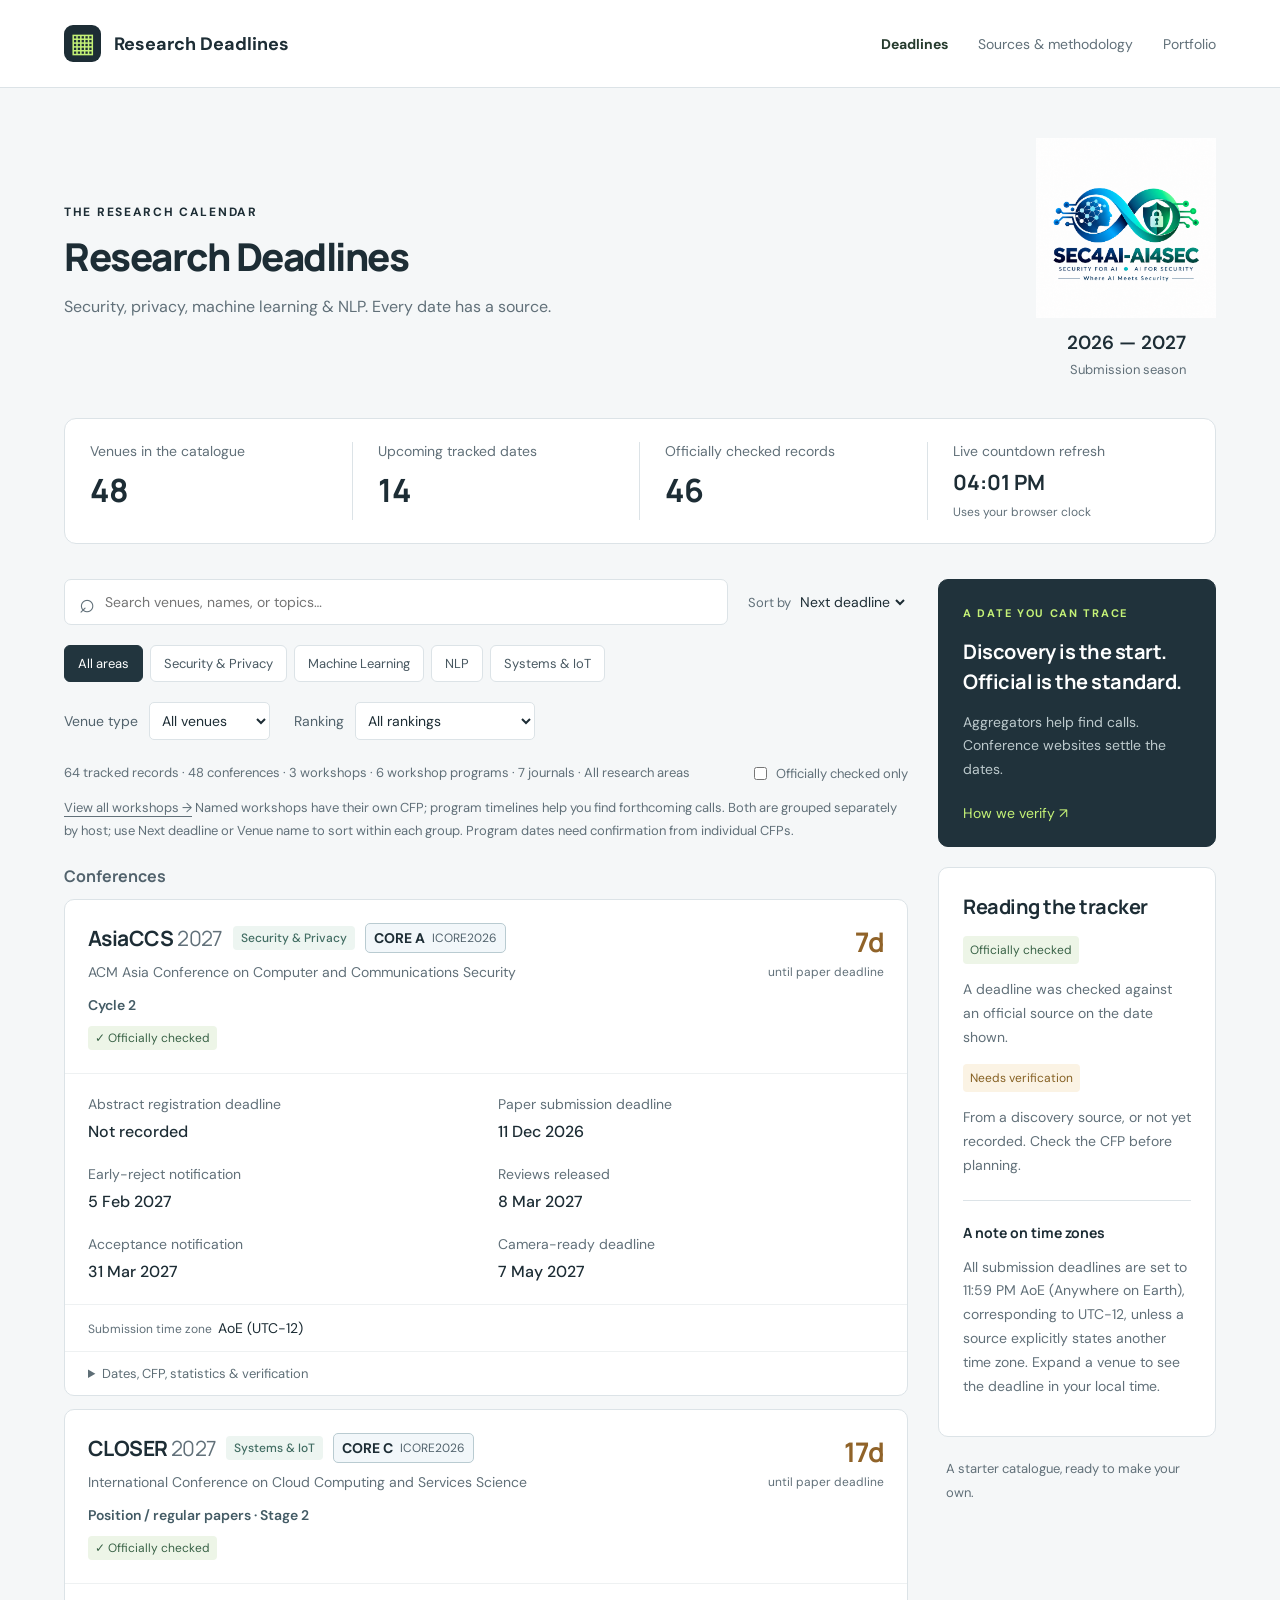
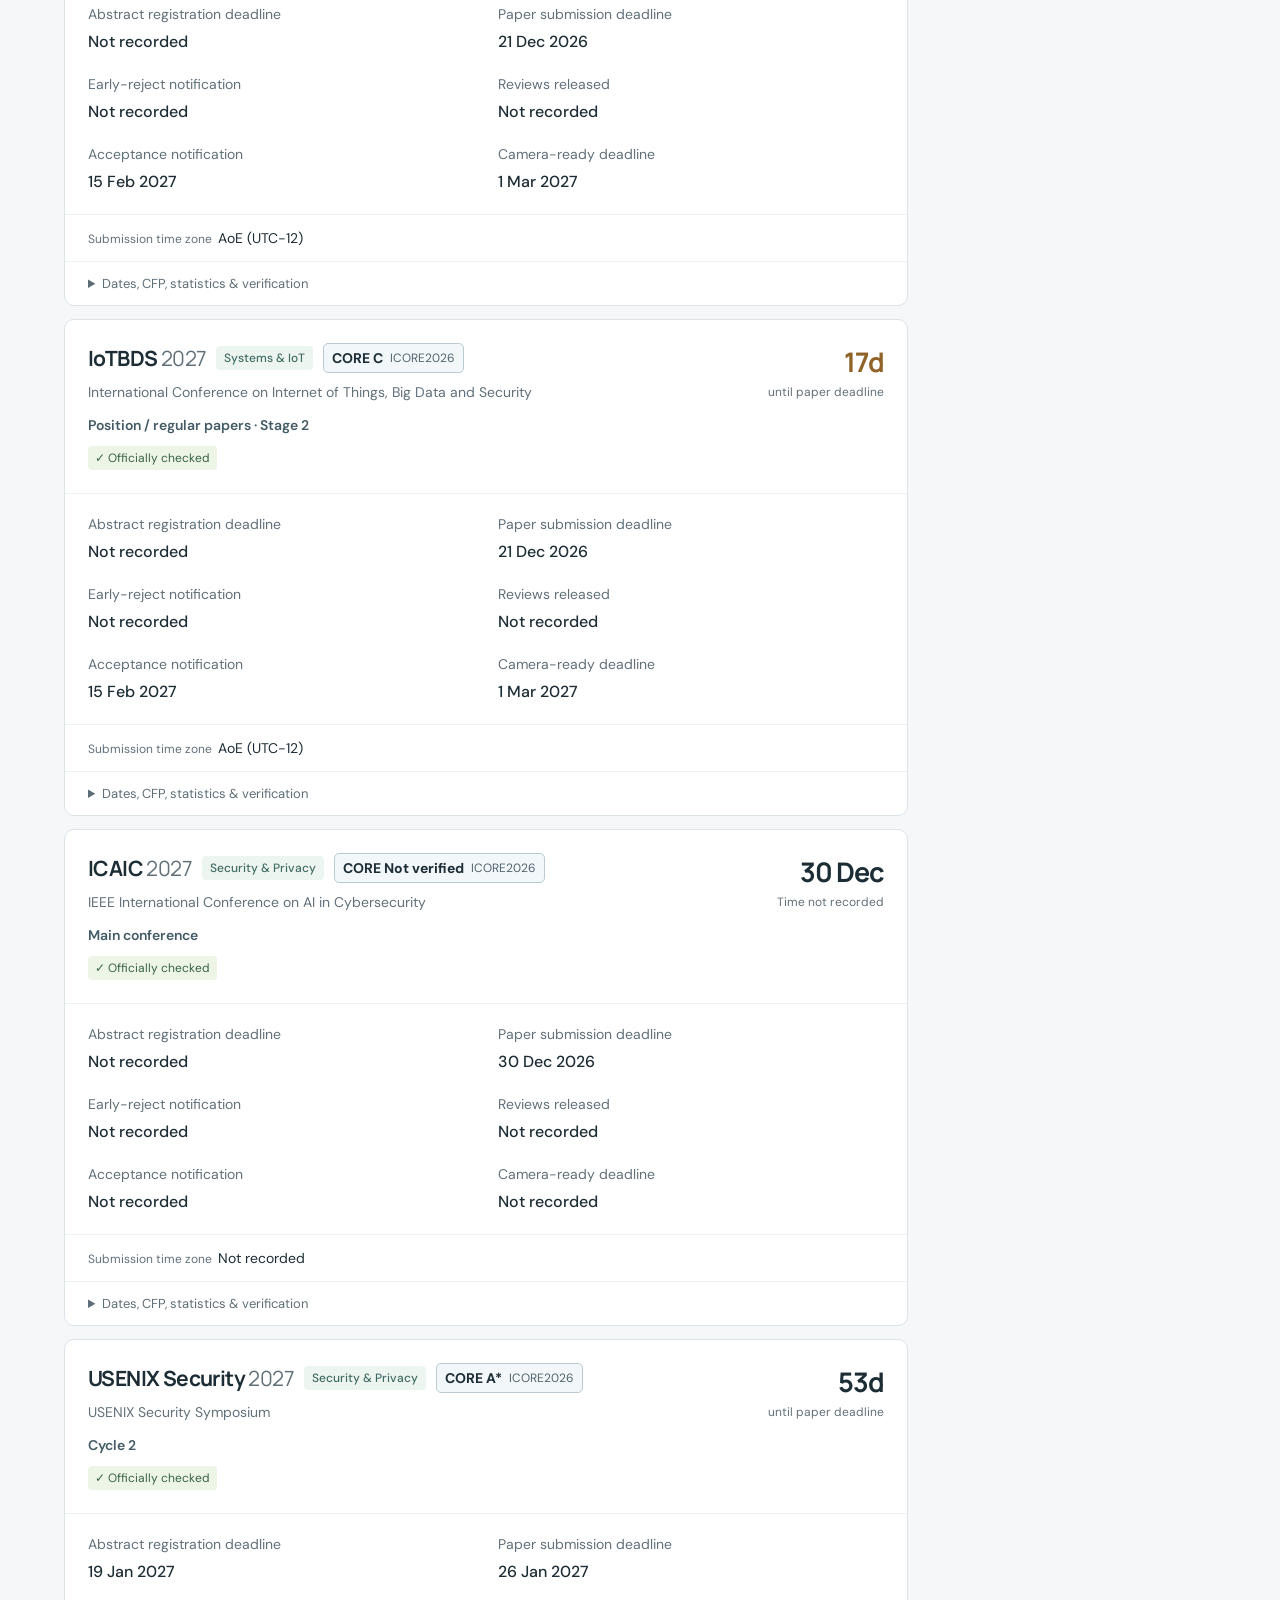
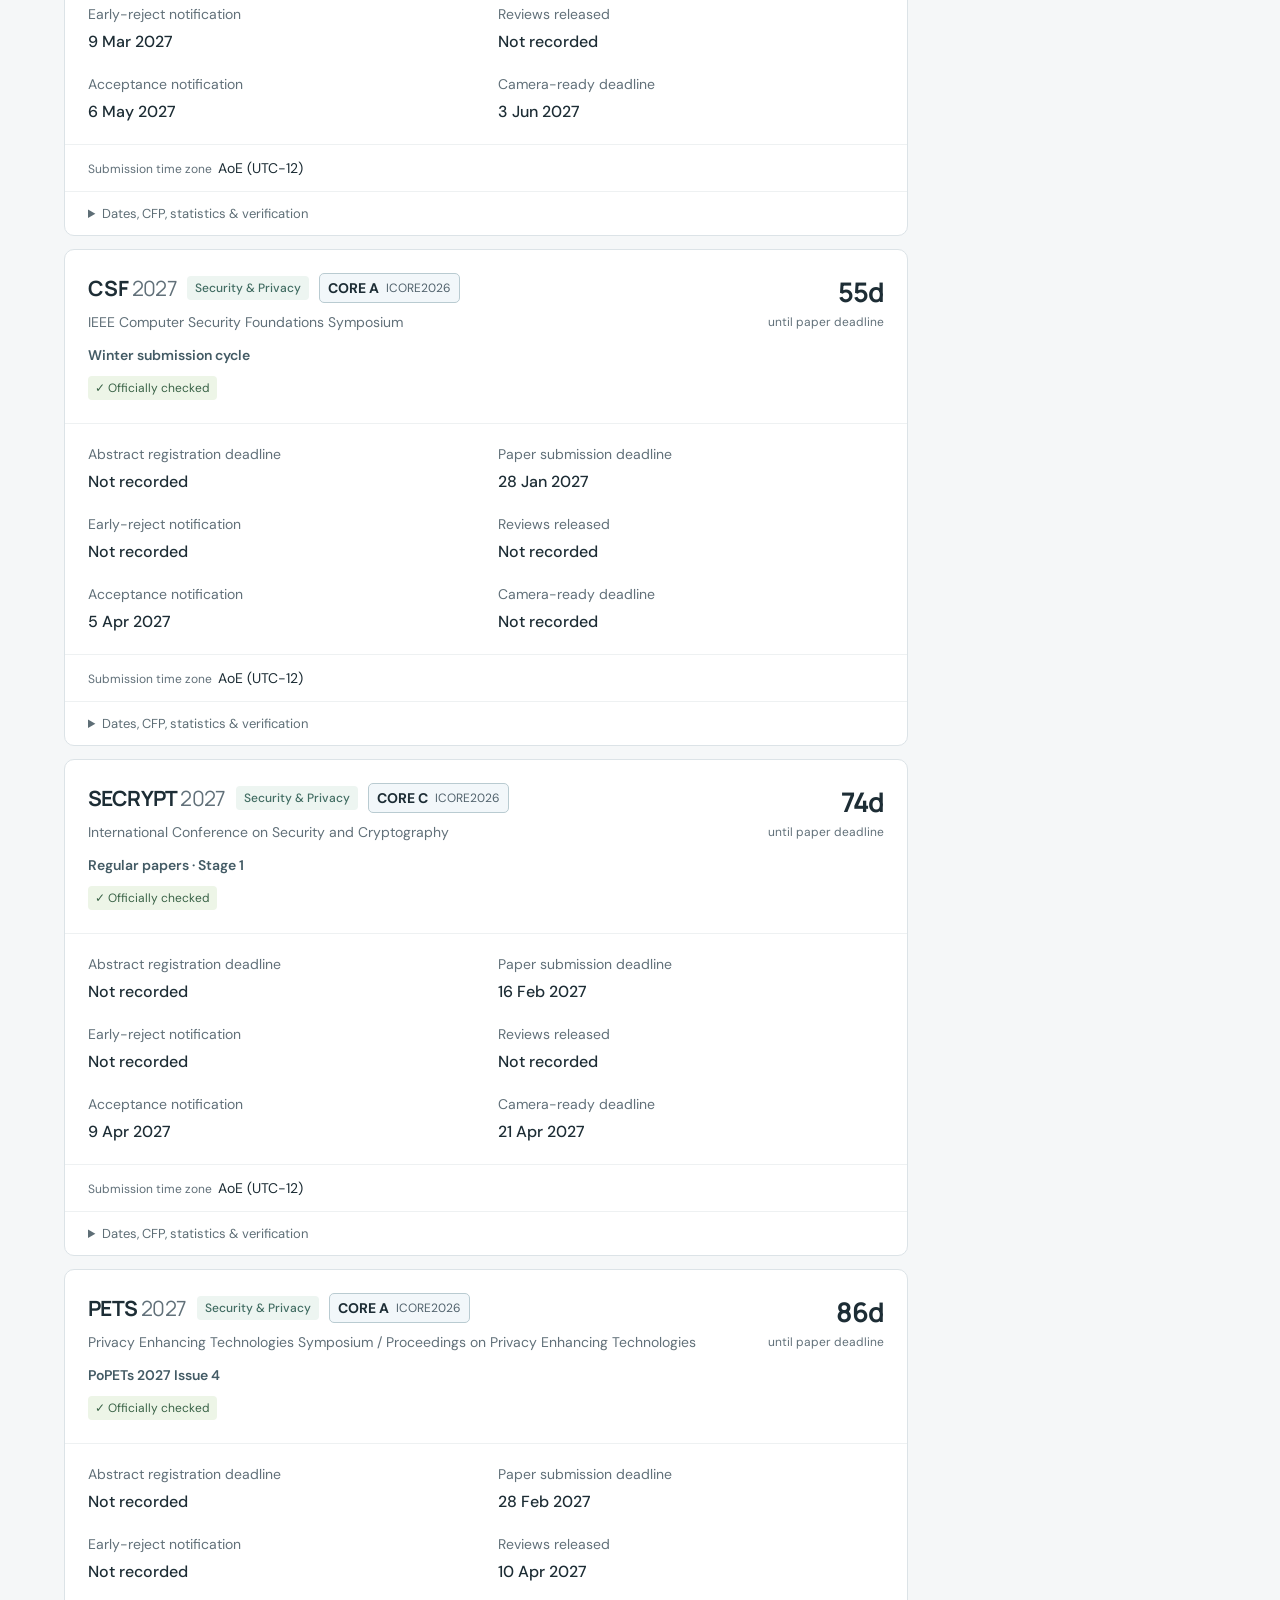
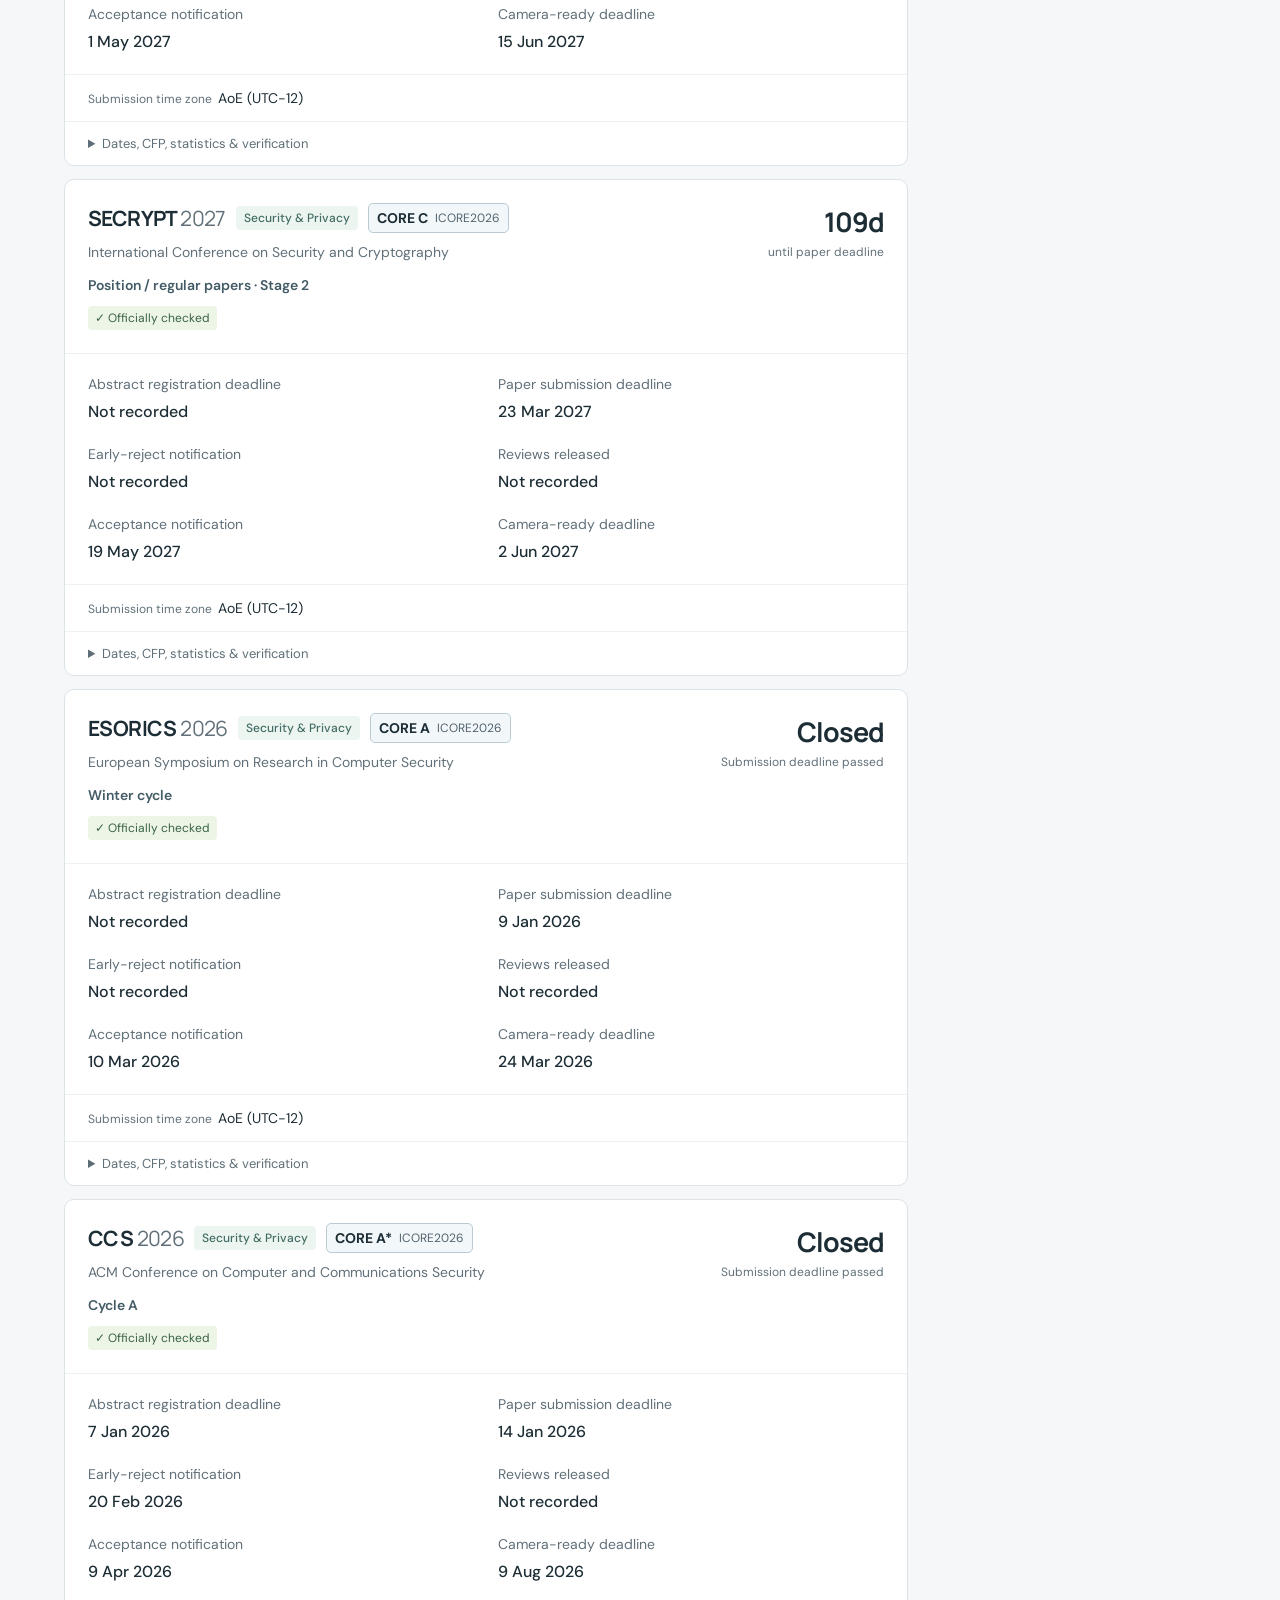
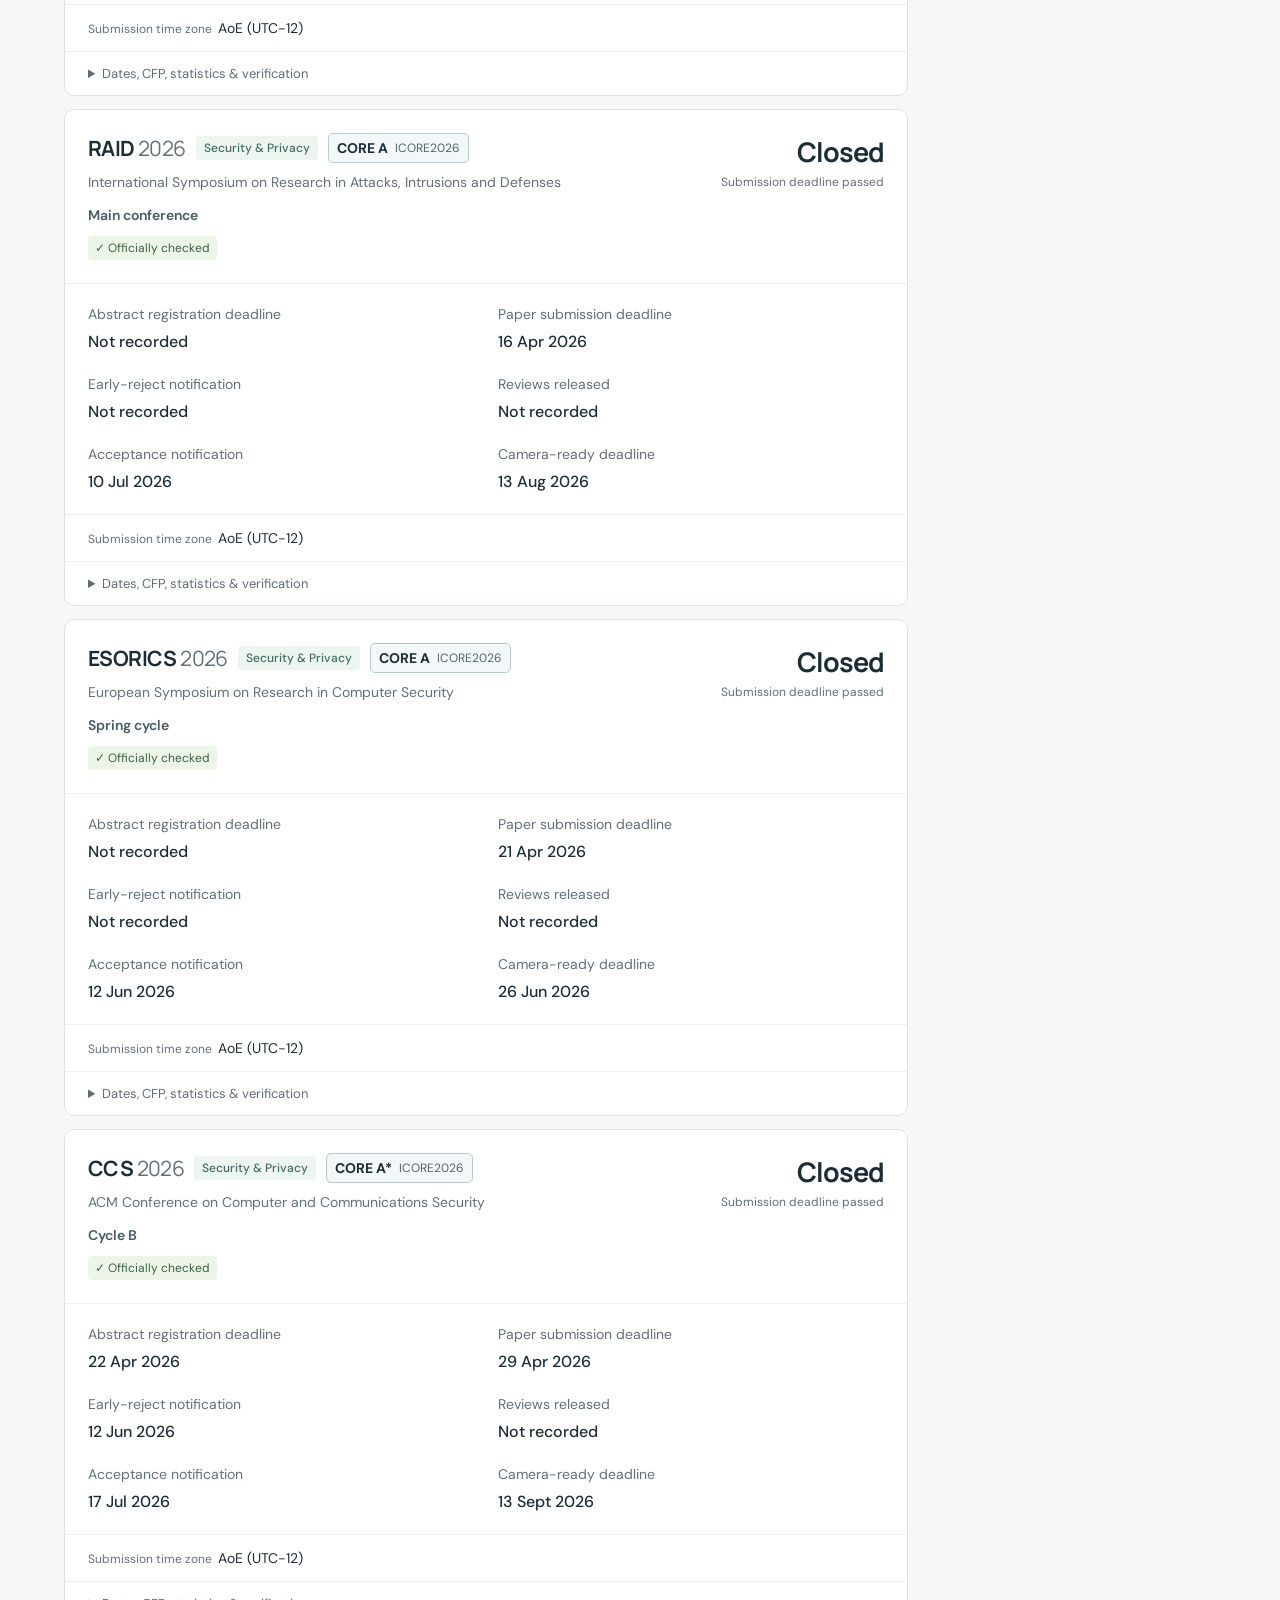
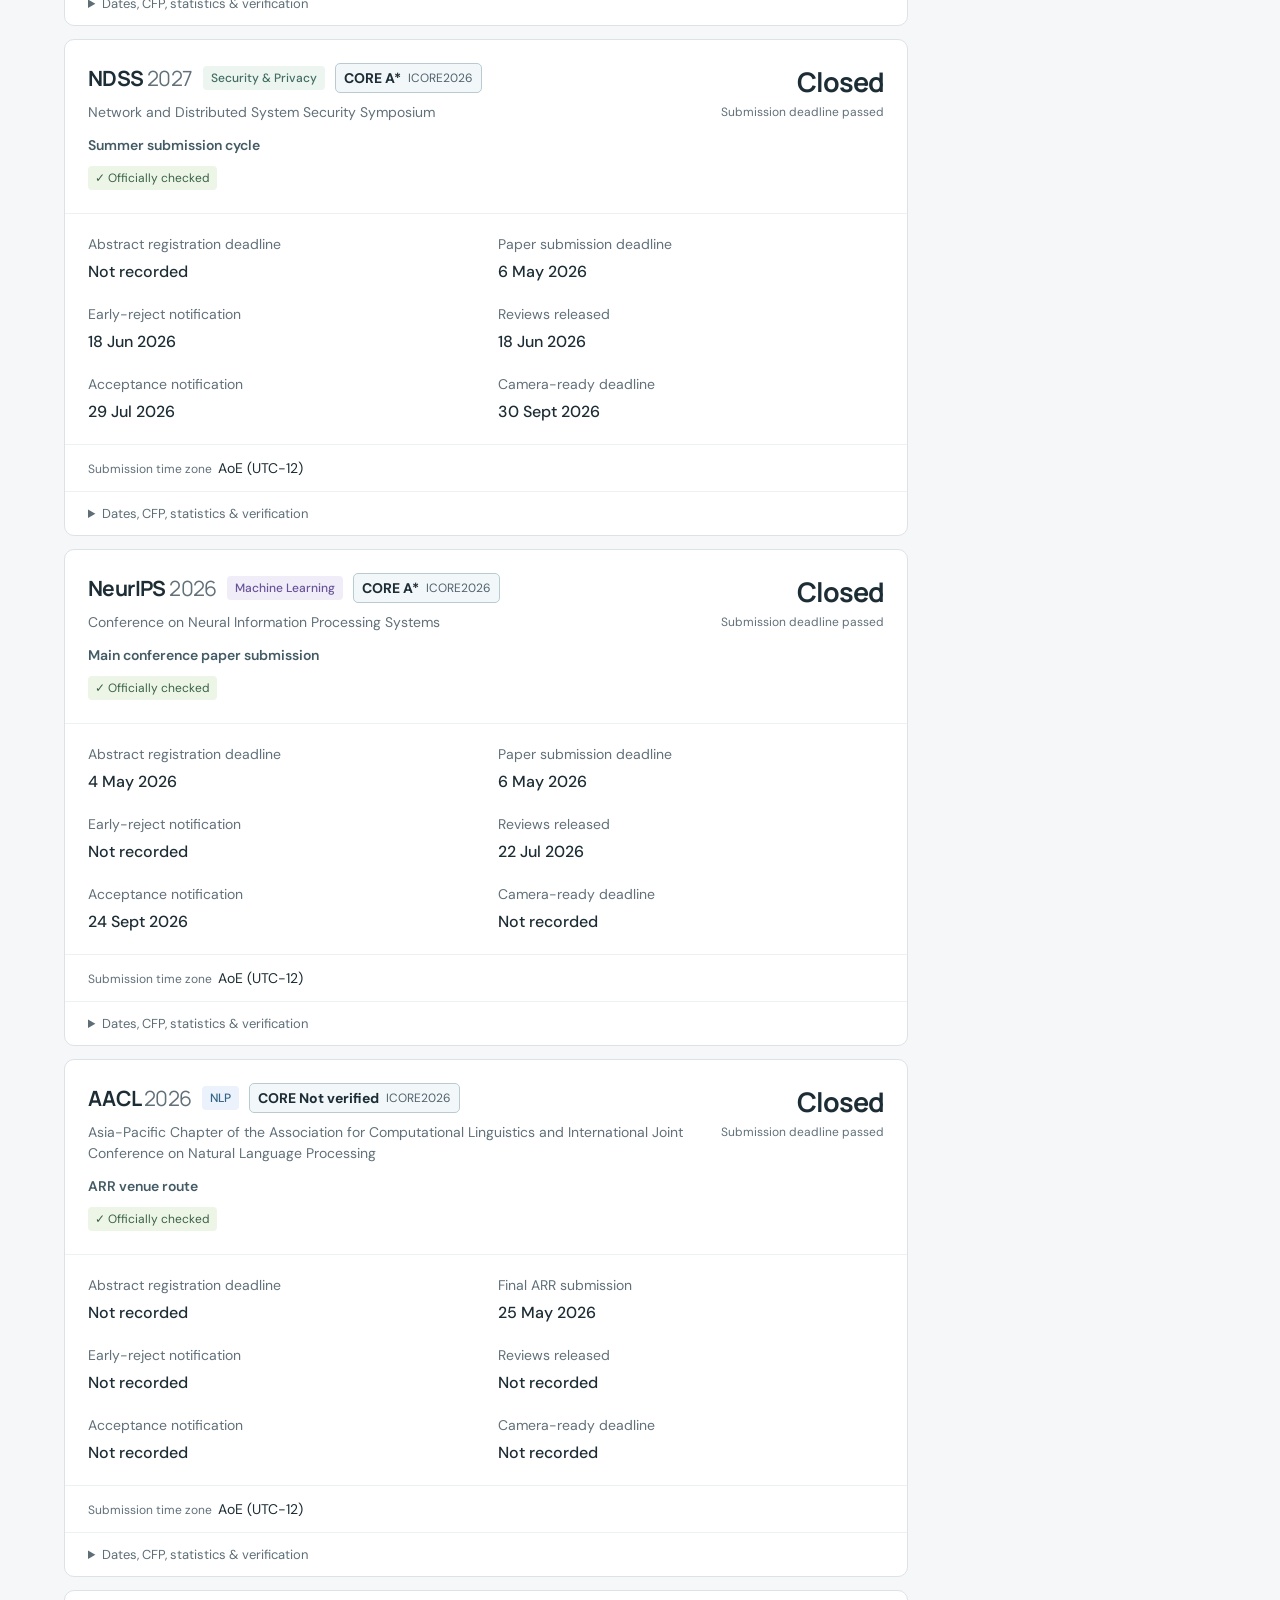
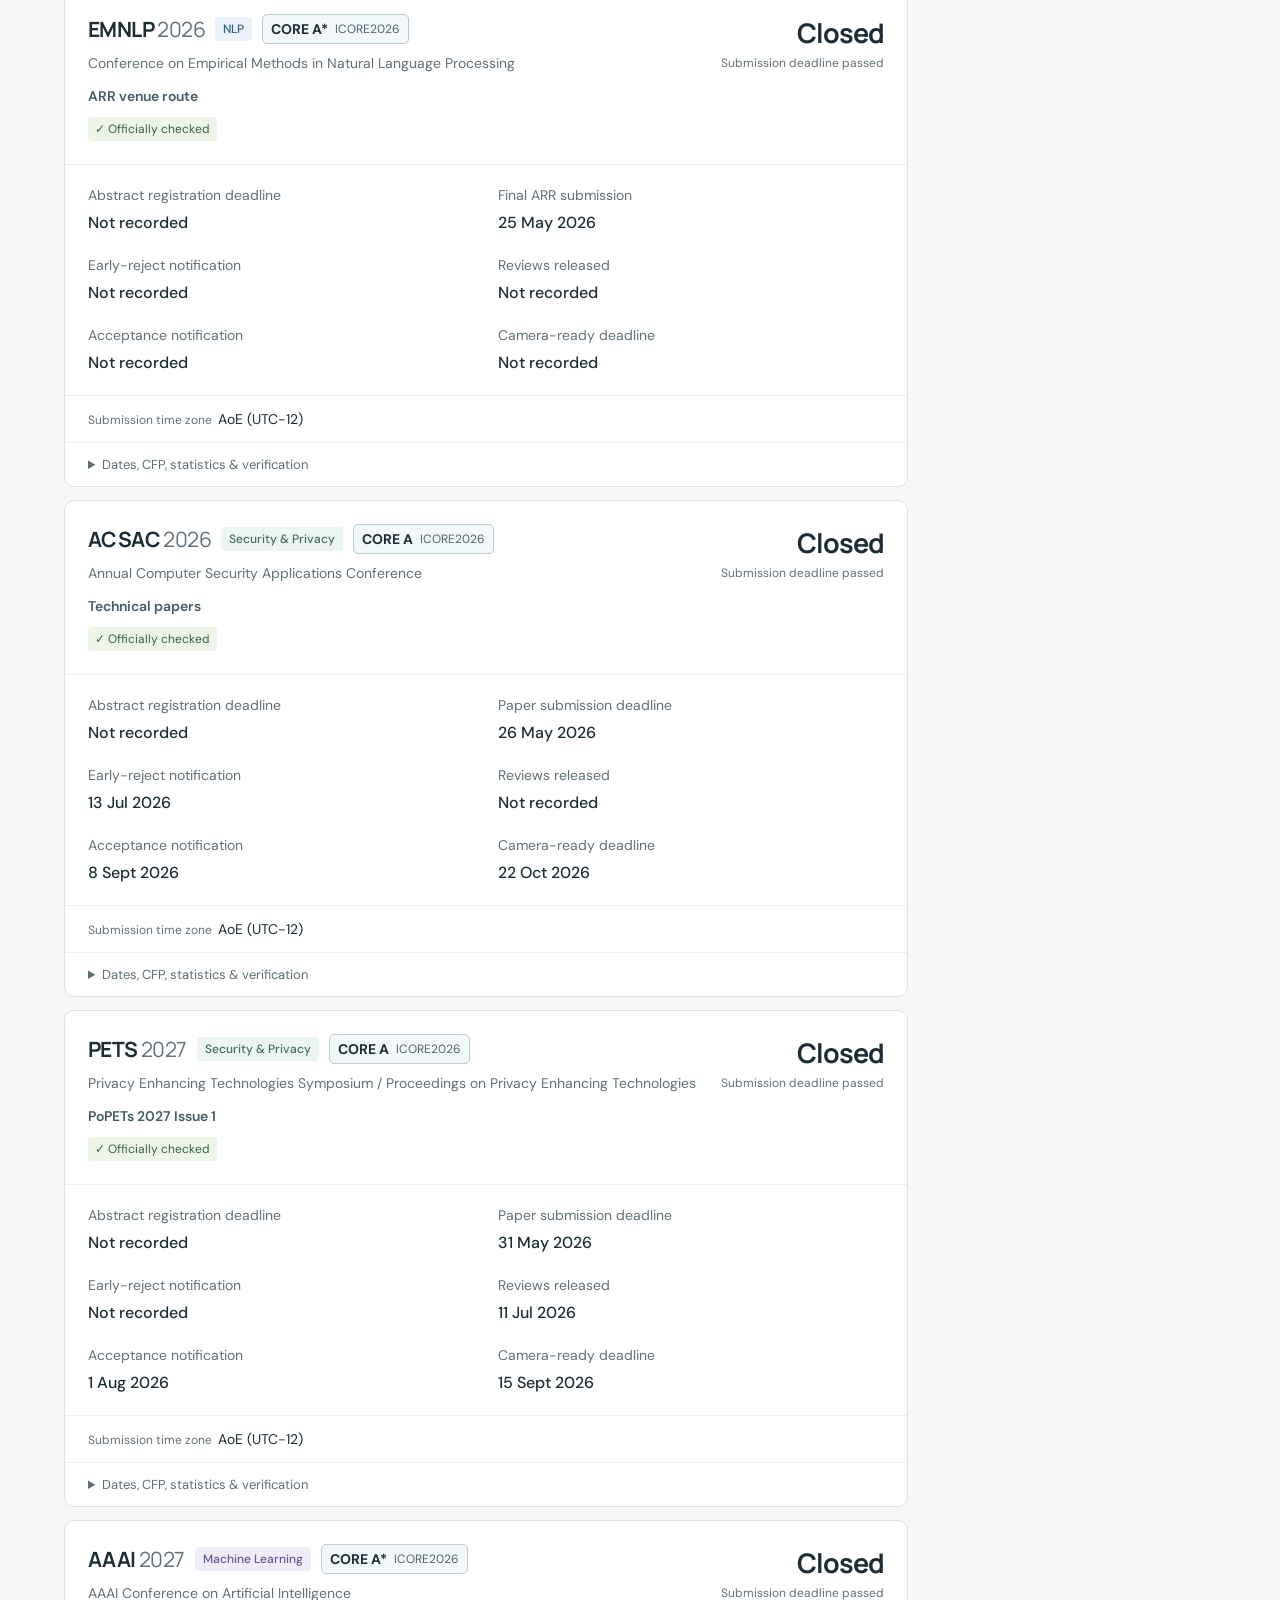
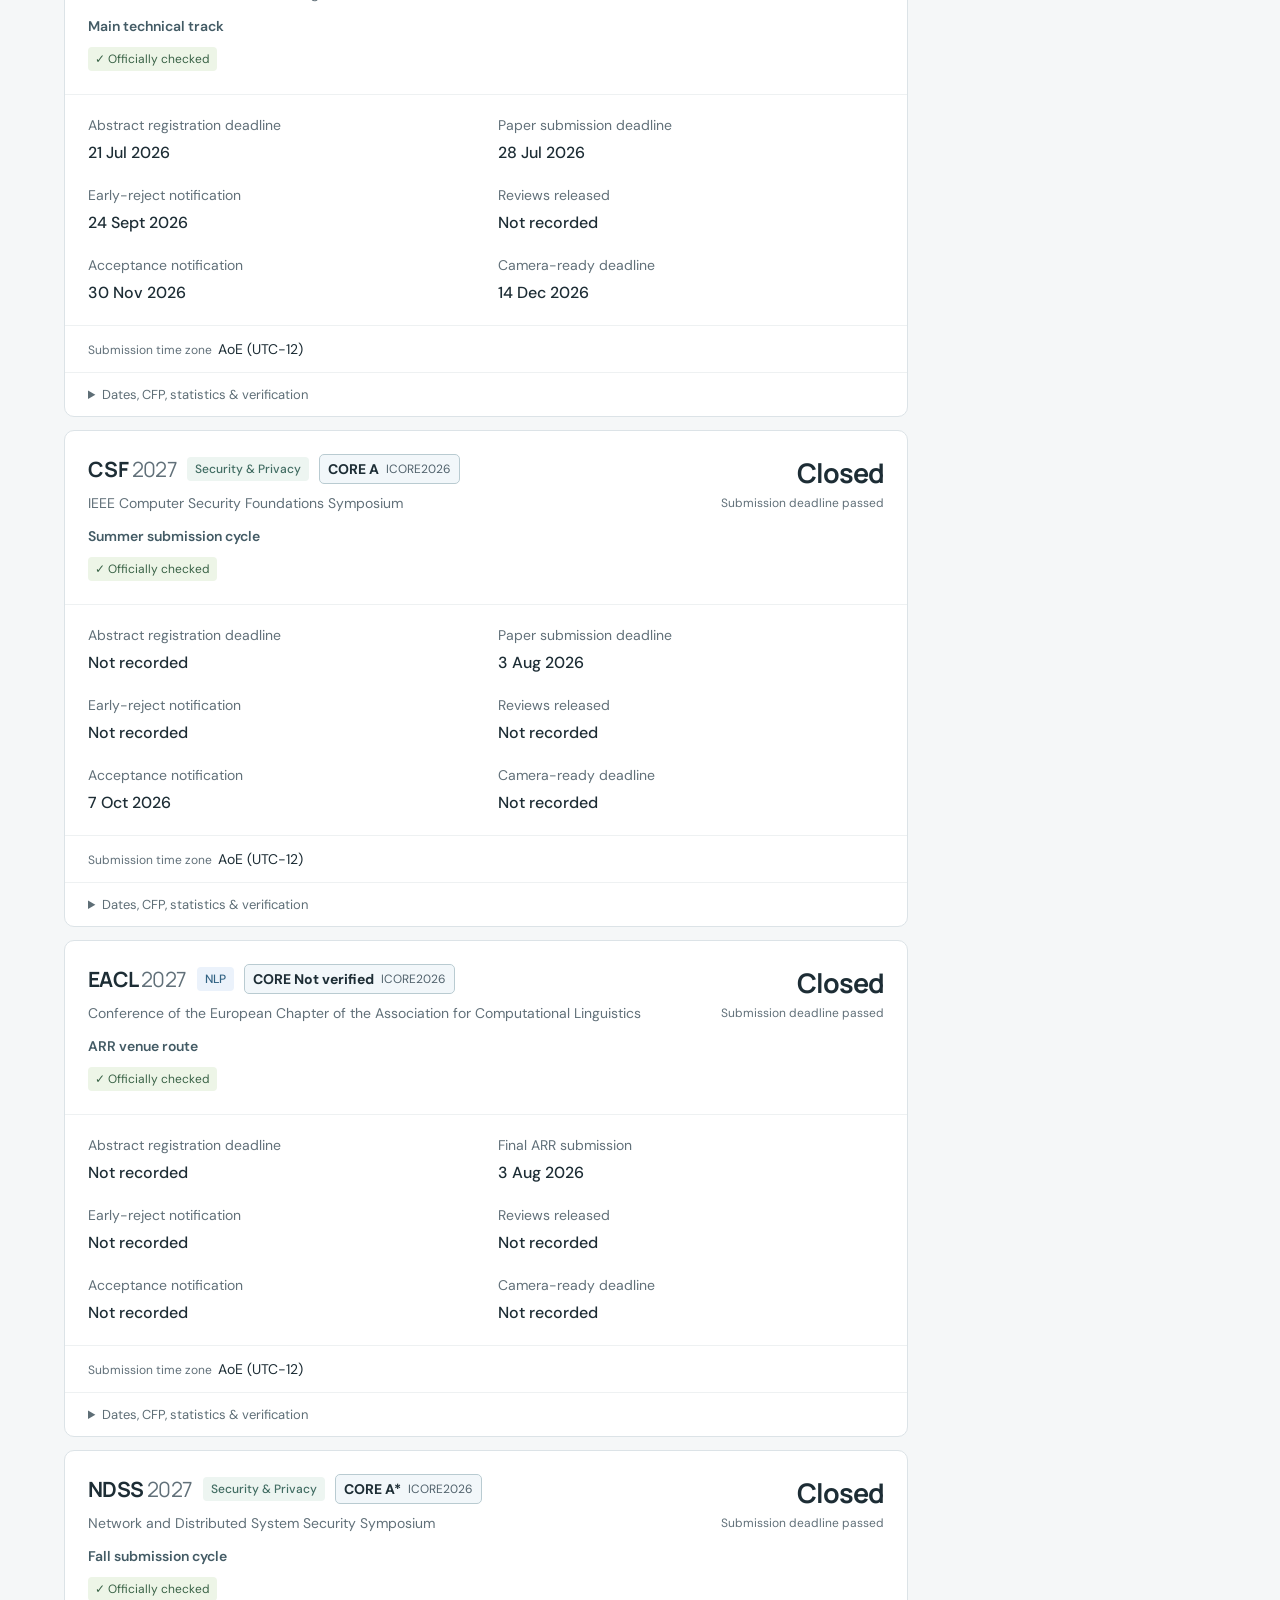
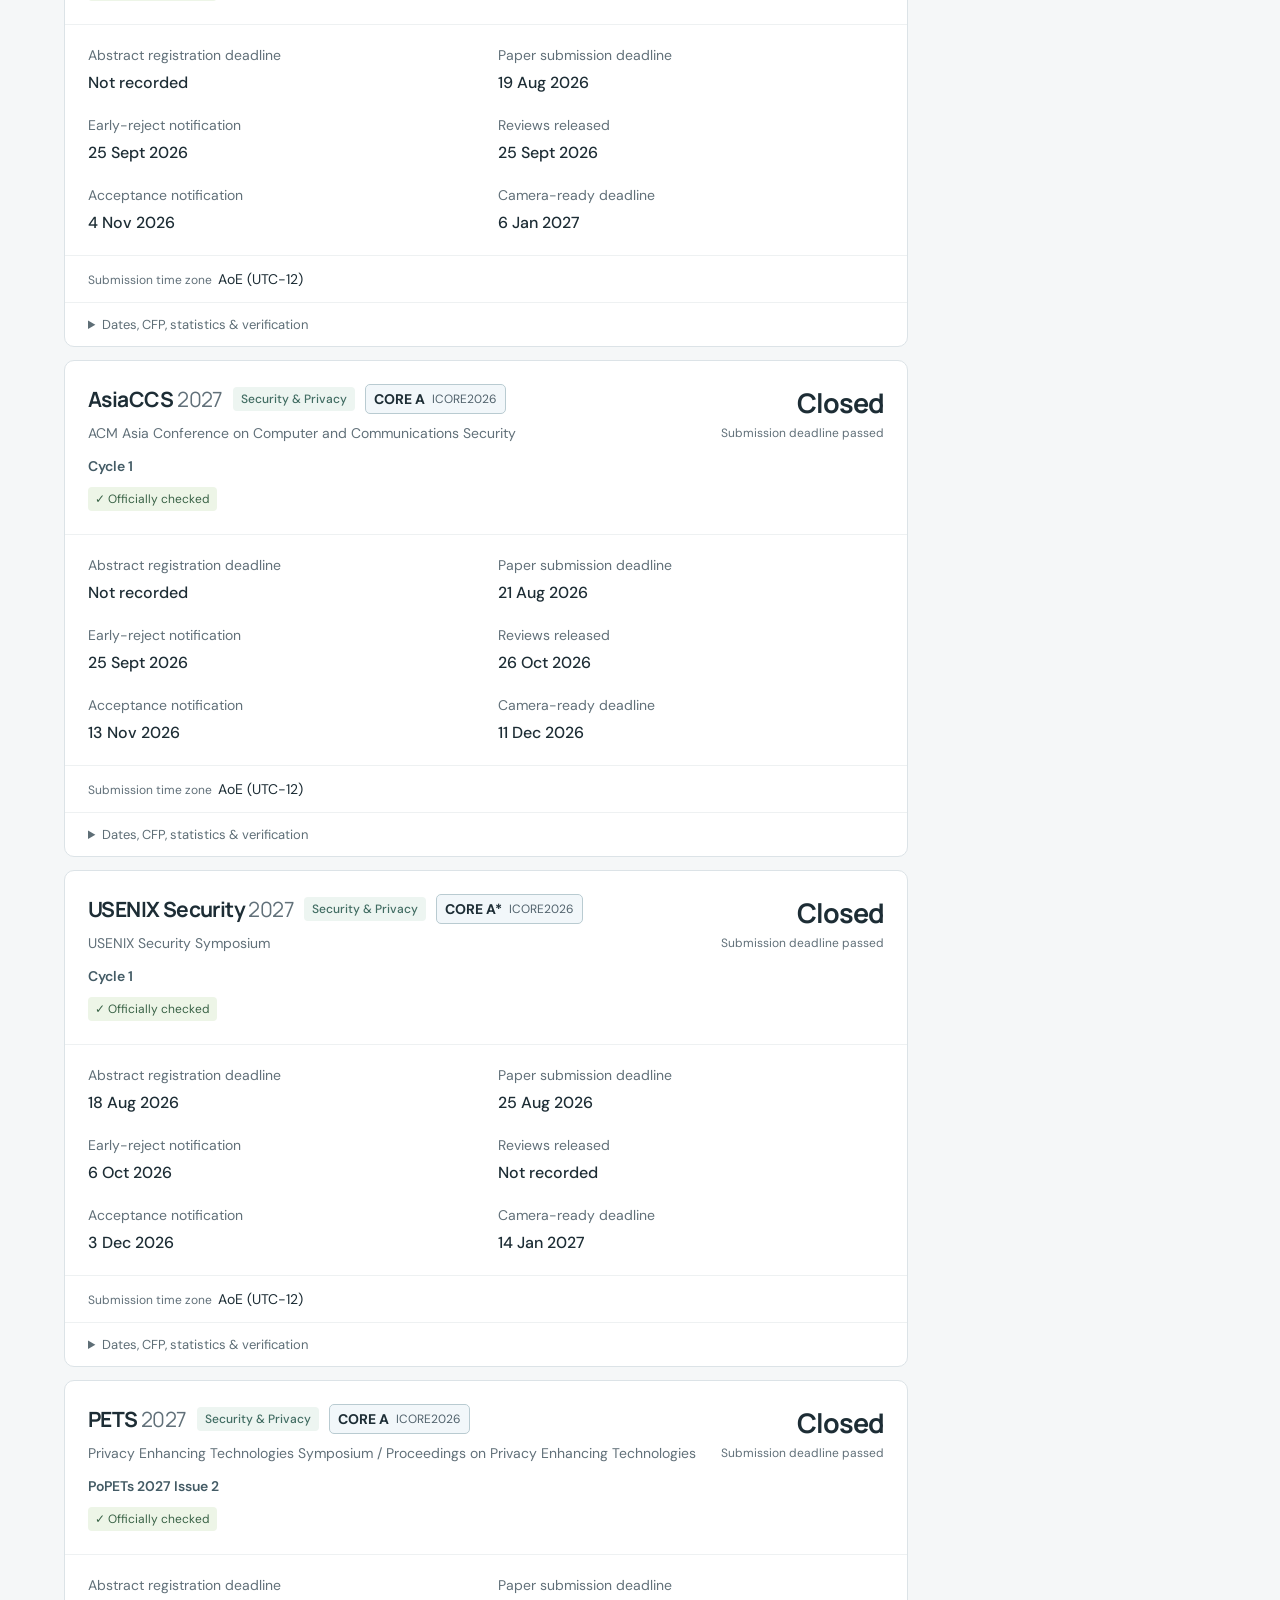
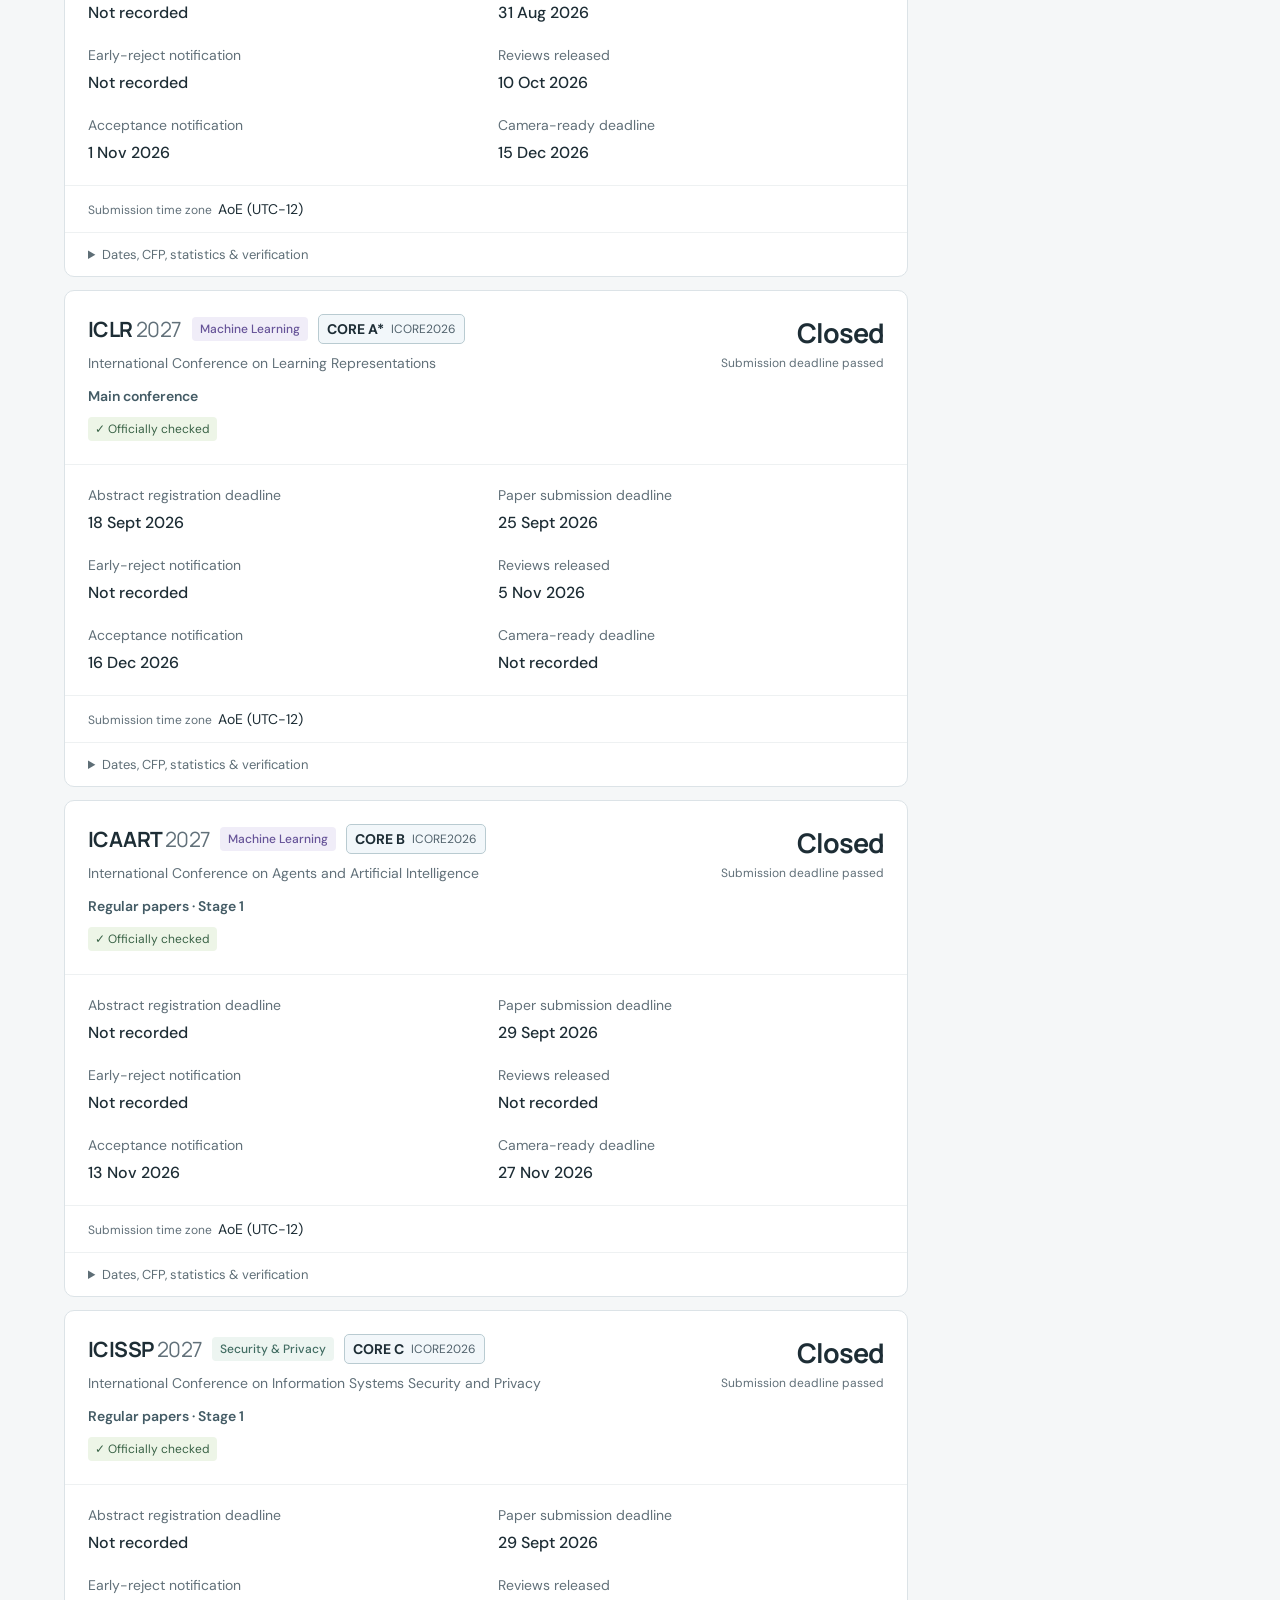
<file: ConferenceWorkshopTracker/index.html>
<!doctype html>
<html lang="en">
<head>
  <meta charset="utf-8"><meta name="viewport" content="width=device-width, initial-scale=1">
  <title>Research Deadlines · Security, privacy, ML and NLP</title>
  <meta name="description" content="A source-aware deadline tracker for security, privacy, machine learning and NLP research.">
  <link rel="icon" href="data:image/svg+xml,%3Csvg xmlns='http://www.w3.org/2000/svg' viewBox='0 0 32 32'%3E%3Crect width='32' height='32' rx='8' fill='%23192932'/%3E%3Cpath d='M9 9h14v15H9zM9 14h14M13 6v6M19 6v6' fill='none' stroke='%23c5f277' stroke-width='2'/%3E%3C/svg%3E">
  <link rel="stylesheet" href="styles.css"><script defer src="tracker.js"></script>
</head>
<body>
<a class="skip" href="#main">Skip to deadlines</a>
<header><a class="brand" href="./"><span class="brand-mark">▦</span> Research Deadlines</a><nav aria-label="Main navigation"><a class="active" href="#main">Deadlines</a><a href="#sources">Sources & methodology</a><a href="../index.html">Portfolio</a></nav></header>
<main id="main">
  <div class="heading"><div><p class="eyebrow">THE RESEARCH CALENDAR</p><h1>Research Deadlines</h1><p class="intro">Security, privacy, machine learning & NLP. Every date has a source.</p></div><div class="deadline-identity"><img class="deadline-logo" src="../images/logo.png" alt="Sec4AI · AI4Sec logo" width="1374" height="1145"><span class="edition">2026 — 2027<br><span>Submission season</span></span></div></div>
  <section class="stats" aria-label="Catalogue overview"><div><span>Venues in the catalogue</span><strong id="total">—</strong></div><div><span>Upcoming tracked dates</span><strong id="upcoming">—</strong></div><div><span>Officially checked records</span><strong id="verified">—</strong></div><div class="snapshot"><span>Live countdown refresh</span><strong id="last-refresh">—</strong><small>Uses your browser clock</small></div></section>
  <div class="workspace"><section class="results" aria-label="Research deadlines">
    <div class="toolbar"><label class="search"><span aria-hidden="true">⌕</span><input id="search" type="search" placeholder="Search venues, names, or topics…" aria-label="Search venues"></label><label class="sort">Sort by <select id="sort"><option value="deadline">Next deadline</option><option value="name">Venue name</option></select></label></div>
    <div class="filterline"><div id="areas" class="chips" aria-label="Research area"><button data-area="all" aria-pressed="true">All areas</button><button data-area="Security & Privacy" aria-pressed="false">Security & Privacy</button><button data-area="Machine Learning" aria-pressed="false">Machine Learning</button><button data-area="NLP" aria-pressed="false">NLP</button><button data-area="Systems &amp; IoT" aria-pressed="false">Systems &amp; IoT</button></div></div>
    <div class="ranking-controls"><label>Venue type <select id="venue-type"><option value="all">All venues</option><option value="conference">Conferences</option><option value="workshop">Workshops</option><option value="journal">Journals</option></select></label><label>Ranking <select id="ranking"><option value="all">All rankings</option><optgroup label="CORE / ICORE conferences"><option value="CORE:A*">CORE A*</option><option value="CORE:A">CORE A</option><option value="CORE:B">CORE B</option><option value="CORE:C">CORE C</option></optgroup><optgroup label="SCImago journals"><option value="SCImago:Q1">SCImago Q1</option><option value="SCImago:Q2">SCImago Q2</option><option value="SCImago:Q3">SCImago Q3</option><option value="SCImago:Q4">SCImago Q4</option></optgroup><option value="unknown">Not verified / no entry</option></select></label></div><div class="list-meta"><span id="result-count" role="status">Loading venues…</span><label><input id="verified-only" type="checkbox"> Officially checked only</label></div>
    <p class="method-note"><a href="?type=workshop#main">View all workshops →</a> Named workshops have their own CFP; program timelines help you find forthcoming calls. Both are grouped separately by host; use Next deadline or Venue name to sort within each group. Program dates need confirmation from individual CFPs.</p><div id="cards"></div><noscript><p>Enable JavaScript to view the deadline catalogue. The source data is available in <a href="data/venues.json">venues.json</a>.</p></noscript>
  </section><aside>
    <section class="side-card dark"><p class="eyebrow">A DATE YOU CAN TRACE</p><h2>Discovery is the start.<br>Official is the standard.</h2><p>Aggregators help find calls. Conference websites settle the dates.</p><a href="#sources">How we verify ↗</a></section>
    <section class="side-card"><h2>Reading the tracker</h2><p><span class="badge good">Officially checked</span></p><p>A deadline was checked against an official source on the date shown.</p><p><span class="badge pending">Needs verification</span></p><p>From a discovery source, or not yet recorded. Check the CFP before planning.</p><hr><h3>A note on time zones</h3><p>All submission deadlines are set to 11:59 PM AoE (Anywhere on Earth), corresponding to UTC−12, unless a source explicitly states another time zone. Expand a venue to see the deadline in your local time.</p></section>
    <p class="aside-note">A starter catalogue, ready to make your own. </p>
  </aside></div>
  <section id="sources" class="sources"><p class="eyebrow">PROVENANCE, NOT GUESSWORK</p><h2>One deadline. A clear source of truth.</h2><div class="source-grid"><div><span class="step">01 / DISCOVER</span><h3>Find the call</h3><p><a href="https://sec-deadlines.github.io/">SecDeadlines ↗</a><a href="https://aideadlin.es/">AI Deadlines ↗</a><a href="http://www.wikicfp.com/cfp/">WikiCFP ↗</a></p></div><div><span class="step">02 / VERIFY</span><h3>Check the authority</h3><p>Official main conference pages, Call for Papers, Important Dates and submission pages take precedence over aggregator observations. For IEEE venues, check the venue page and IEEE society pages too. <a href="https://www.ieee.org/conferences/">IEEE Conferences ↗</a><a href="https://openreview.net/">OpenReview ↗</a><a href="https://aclrollingreview.org/dates">ACL Rolling Review ↗</a></p></div><div><span class="step">03 / CONTEXT</span><h3>Keep rankings separate</h3><p><a href="https://portal.core.edu.au/conf-ranks/">ICORE conference rankings ↗</a><a href="https://www.scimagojr.com/journalrank.php">SCImago journal quartiles ↗</a><a href="https://dblp.org/">DBLP venue history ↗</a></p></div></div><p class="quartile-guide"><strong>Journal quartiles:</strong> Q1 = top 25%; Q2 = 25–50%; Q3 = 50–75%; Q4 = bottom 25% within a subject category and year. Quartiles can differ by category. SJR is a citation-based indicator that weights citations by the influence of the citing journals. CORE grades and SCImago quartiles are not equivalent.</p><p class="method-note">This is a manually maintained source snapshot with live browser countdowns. Conflicting observations are shown in each record; an official observation wins. Conference badges use ICORE2026. Journal badges use SCImago and explicitly state the metric year and quartile scope. Historical snapshots, secondary sources and owner-supplied SCImago values are labeled separately; none is presented as direct latest-edition verification. Rank verification is separate from deadline verification. ARR submission and conference commitment are separate milestones. Regex-friendly official URL patterns and source links are stored in <a href="data/source-links.json">source-links.json</a>.</p><p class="aoe-footer-note"><strong>Deadline time note:</strong> All submission deadlines are set to <strong>11:59 PM AoE (Anywhere on Earth)</strong>, which corresponds to the <strong>UTC−12</strong> time zone, unless an official source explicitly gives a different time zone.</p></section>
</main><footer><span>Research Deadlines</span></footer>
</body></html>
</file>
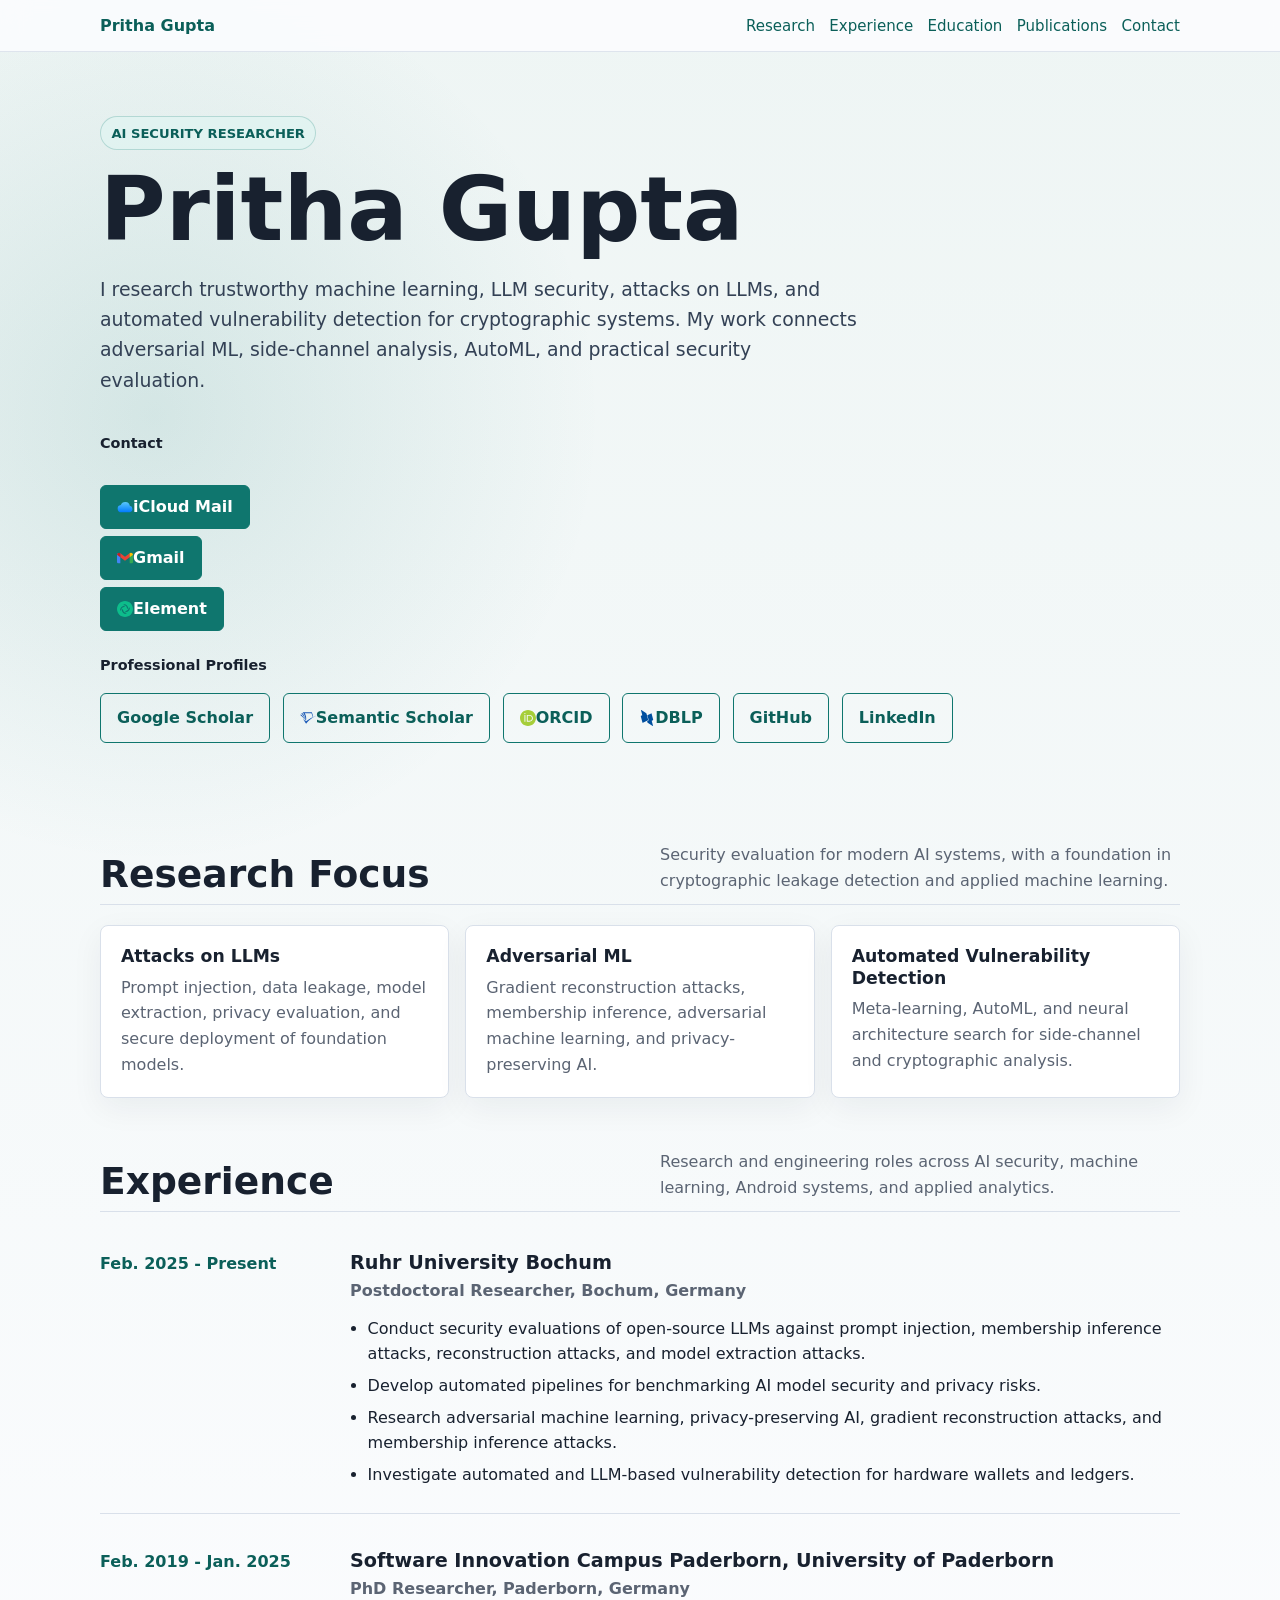
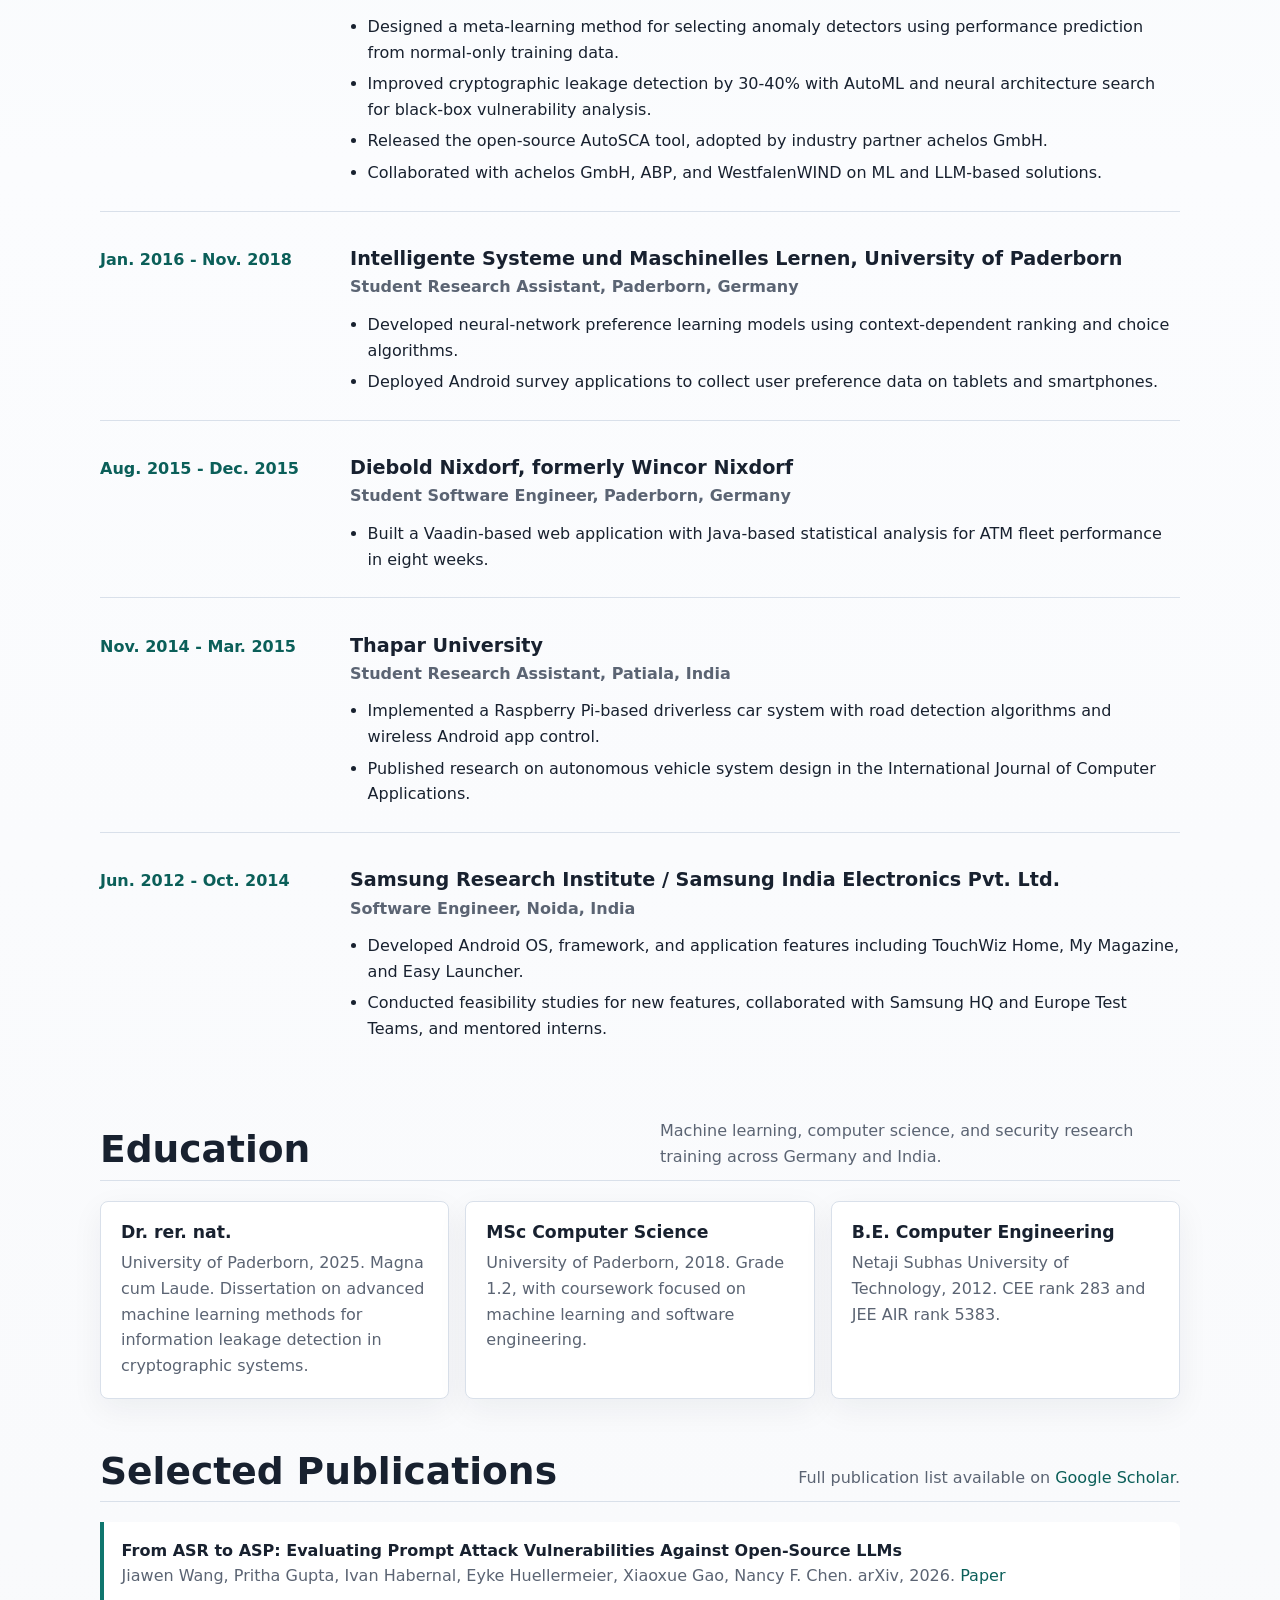
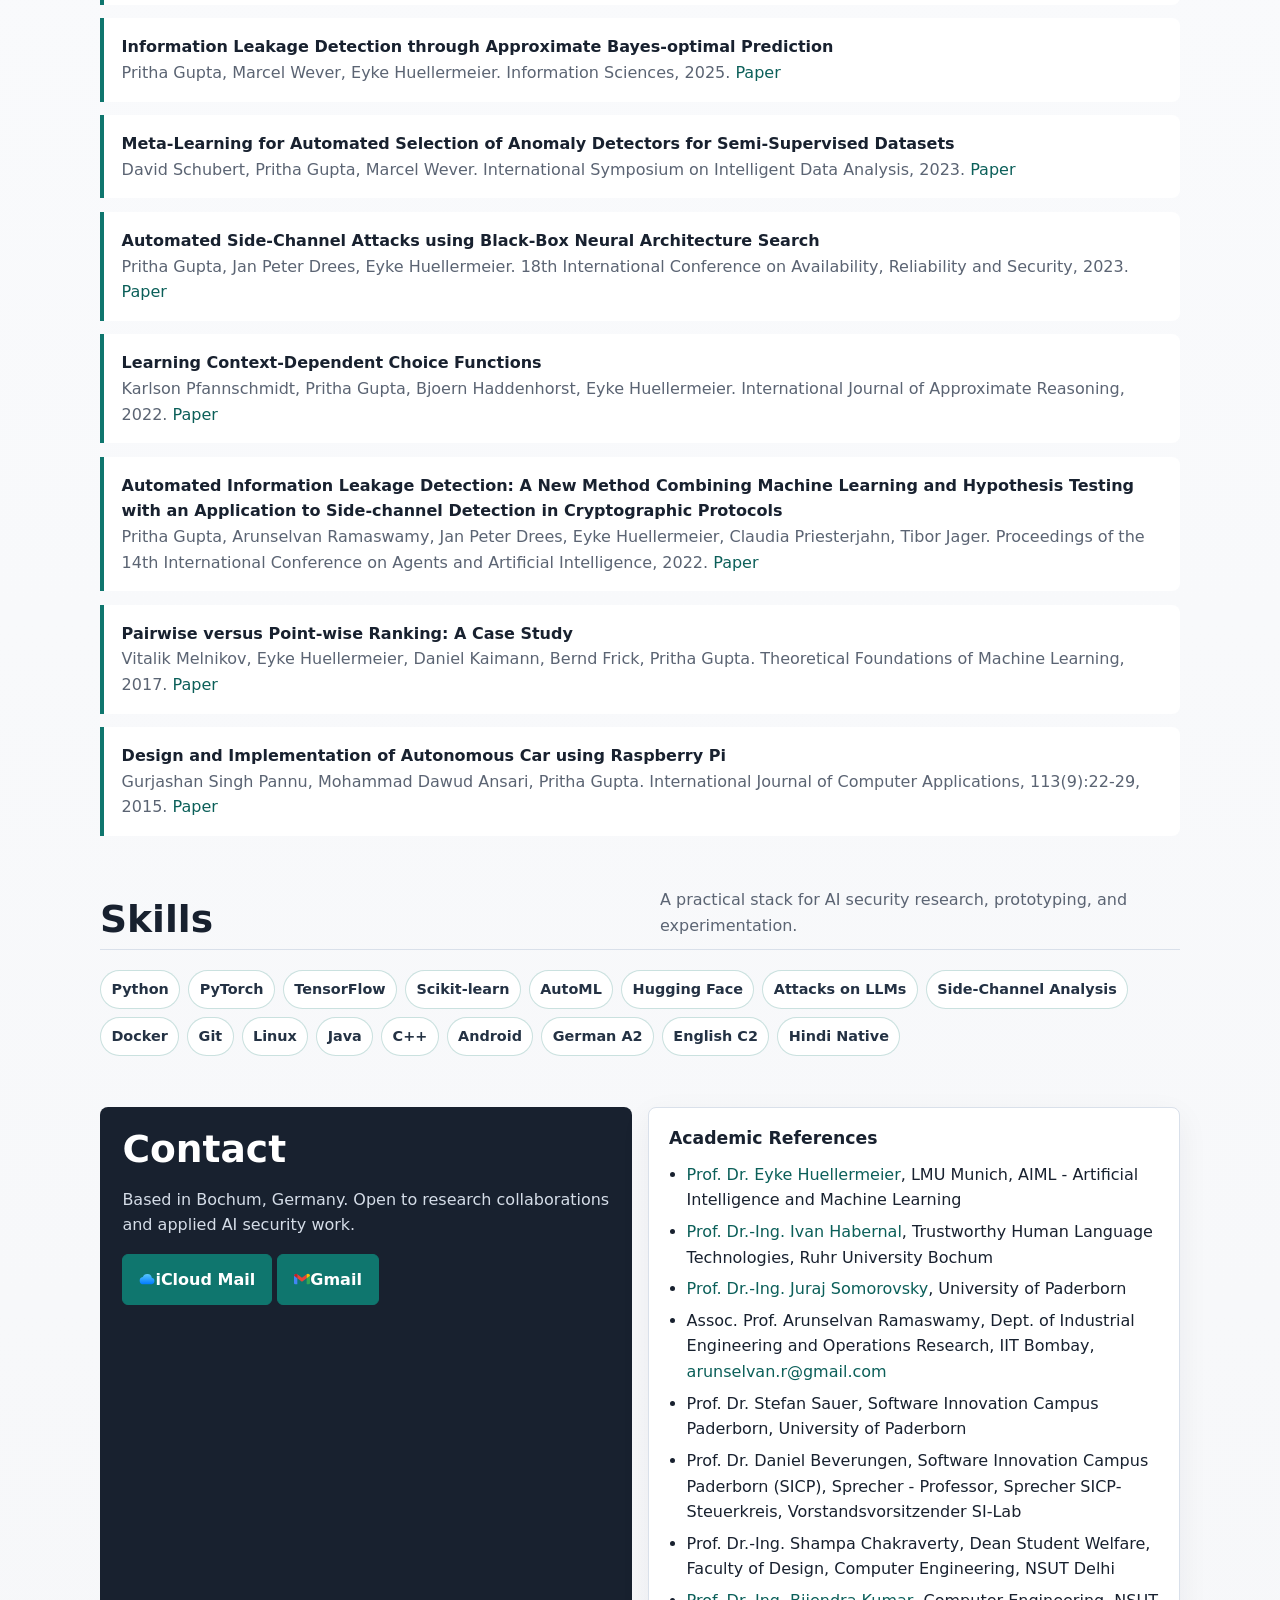
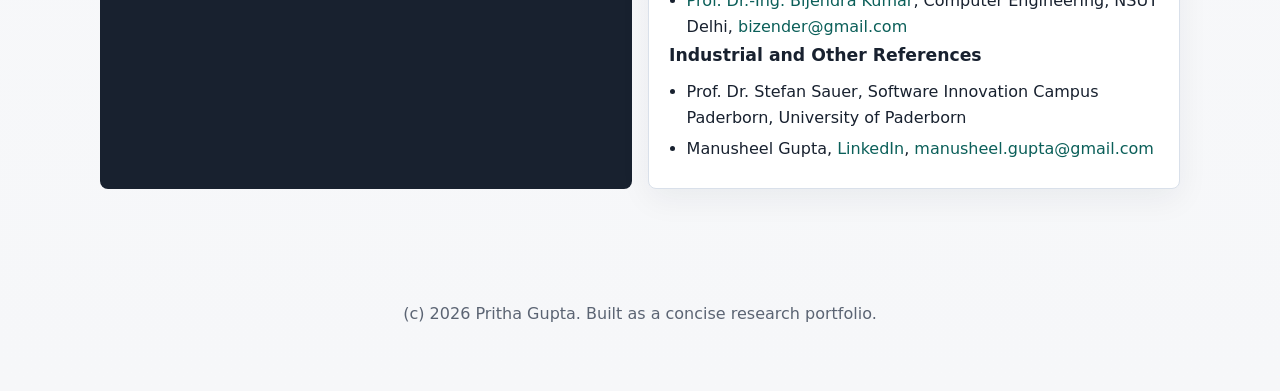
<file: docs/index.html>
<!DOCTYPE html>
<html lang="en">
<head>
    <meta charset="UTF-8">
    <meta name="viewport" content="width=device-width, initial-scale=1.0">
    <meta name="description" content="Pritha Gupta - AI security researcher working on LLM security, attacks on LLMs, side-channel analysis, and trustworthy machine learning.">
    <title>Pritha Gupta | AI Security Researcher</title>
    <style>
        :root {
            --ink: #18212f;
            --muted: #5b6473;
            --line: #d9e0ea;
            --paper: #fbfcfe;
            --panel: #ffffff;
            --accent: #0f766e;
            --accent-strong: #0b5f59;
            --accent-soft: #dff4f1;
            --gold: #b7791f;
            --shadow: 0 20px 55px rgba(24, 33, 47, 0.12);
        }

        * {
            box-sizing: border-box;
        }

        html {
            scroll-behavior: smooth;
        }

        body {
            margin: 0;
            color: var(--ink);
            background:
                radial-gradient(circle at 12% 8%, rgba(15, 118, 110, 0.13), transparent 28rem),
                linear-gradient(180deg, #eef5f4 0%, #fbfcfe 34%, #f6f7f9 100%);
            font-family: Inter, ui-sans-serif, system-ui, -apple-system, BlinkMacSystemFont, "Segoe UI", sans-serif;
            line-height: 1.6;
        }

        a {
            color: var(--accent-strong);
            text-decoration: none;
        }

        a:hover,
        a:focus {
            text-decoration: underline;
            text-underline-offset: 0.18em;
        }

        .site-header {
            position: sticky;
            top: 0;
            z-index: 10;
            border-bottom: 1px solid rgba(217, 224, 234, 0.85);
            background: rgba(251, 252, 254, 0.9);
            backdrop-filter: blur(14px);
        }

        .nav {
            display: flex;
            align-items: center;
            justify-content: space-between;
            gap: 1rem;
            max-width: 1120px;
            margin: 0 auto;
            padding: 0.8rem 1.25rem;
        }

        .brand {
            font-weight: 800;
            letter-spacing: 0;
        }

        .nav-links {
            display: flex;
            flex-wrap: wrap;
            justify-content: flex-end;
            gap: 0.9rem;
            font-size: 0.94rem;
        }

        main {
            max-width: 1120px;
            margin: 0 auto;
            padding: 3rem 1.25rem 4rem;
        }

        .hero {
            min-height: 72vh;
            padding: 1rem 0 3rem;
        }

        .eyebrow {
            display: inline-flex;
            align-items: center;
            width: fit-content;
            margin: 0 0 1rem;
            padding: 0.35rem 0.65rem;
            border: 1px solid rgba(15, 118, 110, 0.22);
            border-radius: 999px;
            color: var(--accent-strong);
            background: rgba(223, 244, 241, 0.72);
            font-size: 0.82rem;
            font-weight: 800;
            text-transform: uppercase;
        }

        h1 {
            max-width: 790px;
            margin: 0;
            font-size: clamp(2.7rem, 7vw, 5.9rem);
            line-height: 0.96;
            letter-spacing: 0;
        }

        .hero-copy {
            max-width: 760px;
            margin: 1.35rem 0 0;
            color: #334155;
            font-size: 1.18rem;
        }

        .actions {
            display: flex;
            flex-wrap: wrap;
            gap: 0.8rem;
            margin-top: 1.7rem;
        }

        .button {
            display: inline-flex;
            align-items: center;
            justify-content: center;
            min-height: 44px;
            padding: 0.72rem 1rem;
            border: 1px solid var(--accent);
            border-radius: 6px;
            background: var(--accent);
            color: white;
            font-weight: 800;
        }

        .button.secondary {
            background: transparent;
            color: var(--accent-strong);
        }

        section {
            padding: 3.2rem 0 0;
        }

        .section-heading {
            display: flex;
            align-items: end;
            justify-content: space-between;
            gap: 1rem;
            margin-bottom: 1.25rem;
            border-bottom: 1px solid var(--line);
        }

        h2 {
            margin: 0;
            padding-bottom: 0.55rem;
            font-size: clamp(1.65rem, 3vw, 2.35rem);
            line-height: 1.1;
        }

        .section-note {
            max-width: 520px;
            margin: 0 0 0.65rem;
            color: var(--muted);
        }

        .grid {
            display: grid;
            grid-template-columns: repeat(3, 1fr);
            gap: 1rem;
        }

        .card {
            padding: 1.25rem;
            border: 1px solid var(--line);
            border-radius: 8px;
            background: var(--panel);
            box-shadow: 0 10px 32px rgba(24, 33, 47, 0.06);
        }

        .card h3 {
            margin: 0 0 0.45rem;
            font-size: 1.08rem;
            line-height: 1.25;
        }

        .card p {
            margin: 0;
            color: var(--muted);
        }

        .timeline {
            display: grid;
            gap: 1rem;
        }

        .role {
            display: grid;
            grid-template-columns: 230px minmax(0, 1fr);
            gap: 1.25rem;
            padding: 1.2rem 0;
            border-bottom: 1px solid var(--line);
        }

        .role:last-child {
            border-bottom: 0;
        }

        .date {
            color: var(--accent-strong);
            font-weight: 900;
        }

        .role h3 {
            margin: 0;
            font-size: 1.2rem;
            line-height: 1.25;
        }

        .meta {
            margin: 0.2rem 0 0.7rem;
            color: var(--muted);
            font-weight: 700;
        }

        ul {
            margin: 0.75rem 0 0;
            padding-left: 1.1rem;
        }

        li {
            margin: 0.38rem 0;
        }

        .pub-list {
            display: grid;
            gap: 0.85rem;
            margin: 0;
            padding: 0;
            list-style: none;
        }

        .pub-list li {
            margin: 0;
            padding: 1rem 1.1rem;
            border-left: 4px solid var(--accent);
            border-radius: 0 8px 8px 0;
            background: white;
        }

        .pub-title {
            display: block;
            font-weight: 850;
        }

        .pub-venue {
            color: var(--muted);
        }

        .skills {
            display: flex;
            flex-wrap: wrap;
            gap: 0.5rem;
        }

        .chip {
            padding: 0.44rem 0.65rem;
            border: 1px solid rgba(15, 118, 110, 0.22);
            border-radius: 999px;
            background: #ffffff;
            color: #243244;
            font-size: 0.9rem;
            font-weight: 700;
        }

        .contact {
            display: grid;
            grid-template-columns: 1fr 1fr;
            gap: 1rem;
            align-items: stretch;
        }

        .contact-card {
            padding: 1.4rem;
            border-radius: 8px;
            background: var(--ink);
            color: white;
        }

        .contact-card h2 {
            border: 0;
            padding: 0;
        }

        .contact-card p {
            color: #d5dde8;
        }

        .contact-card a {
            color: white;
        }

        footer {
            padding: 2rem 1.25rem 3rem;
            color: var(--muted);
            text-align: center;
        }

        @media (max-width: 850px) {
            .role,
            .contact {
                grid-template-columns: 1fr;
            }

            .grid {
                grid-template-columns: 1fr;
            }

            .nav {
                align-items: flex-start;
                flex-direction: column;
            }

            .nav-links {
                justify-content: flex-start;
            }
        }

        @media (max-width: 560px) {
            main {
                padding-top: 1.7rem;
            }

            .hero {
                min-height: auto;
            }

            .nav-links {
                gap: 0.65rem;
            }
        }
    .contact-methods { display: flex; flex-direction: column; align-items: flex-start; gap: .45rem; width: 100%; }
    .profile-group-heading { flex-basis: 100%; margin: .6rem 0 .2rem; font-size: .9rem; font-weight: 700; }
    </style>
</head>
<body>
    <header class="site-header">
        <nav class="nav" aria-label="Primary navigation">
            <a class="brand" href="#top">Pritha Gupta</a>
            <div class="nav-links">
                <a href="#research">Research</a>
                <a href="#experience">Experience</a>
                <a href="#education">Education</a>
                <a href="#publications">Publications</a>
                <a href="#contact">Contact</a>
            </div>
        </nav>
    </header>

    <main id="top">
        <section class="hero" aria-label="Introduction">
            <div>
                <p class="eyebrow">AI Security Researcher</p>
                <h1>Pritha Gupta</h1>
                <p class="hero-copy">
                    I research trustworthy machine learning, LLM security, attacks on LLMs, and automated vulnerability detection for cryptographic systems. My work connects adversarial ML, side-channel analysis, AutoML, and practical security evaluation.
                </p>
                <div class="actions" aria-label="Profile links">
                    <div class="contact-methods" role="group" aria-label="Contact">
                    <h3 class="profile-group-heading">Contact</h3>
                    <a class="button" href="mailto:prithagupta.nsit@icloud.com" aria-label="Email Pritha via iCloud Mail"><img class="link-icon" src="../images/icloud.svg" alt="" aria-hidden="true" width="16" height="16">iCloud Mail</a>
                    <a class="button" href="mailto:prithagupta.nsit@gmail.com" aria-label="Email Pritha via Gmail"><img class="link-icon" src="../images/gmail.svg" alt="" aria-hidden="true" width="16" height="16">Gmail</a>
                        <a class="button" href="https://matrix.to/#/@prithag:matrix.org" target="_blank" rel="noopener noreferrer"><img class="link-icon" src="../images/element.svg" alt="" aria-hidden="true" width="16" height="16">Element</a>
                    </div>
                <h3 class="profile-group-heading">Professional Profiles</h3>
                    <a class="button secondary" href="https://scholar.google.com/citations?user=HLh9zgMAAAAJ" target="_blank" rel="noopener noreferrer">Google Scholar</a>
                    <a class="button secondary" href="https://www.semanticscholar.org/author/Pritha-Gupta/46479971/" target="_blank" rel="noopener noreferrer"><img src="../images/semantic_scholar.svg" alt="" aria-hidden="true" width="16" height="16"> Semantic Scholar</a>
                    <a class="button secondary" href="https://orcid.org/0000-0002-7277-4633" target="_blank" rel="noopener noreferrer"><img src="../images/orcid.svg" alt="" aria-hidden="true" width="16" height="16"> ORCID</a>
                    <a class="button secondary" href="https://dblp.org/pid/217/3542" target="_blank" rel="noopener noreferrer"><img src="../images/dblp.svg" alt="" aria-hidden="true" width="16" height="16"> DBLP</a>
                    <a class="button secondary" href="https://github.com/SEC4AI-AI4SEC/" target="_blank" rel="noopener noreferrer">GitHub</a>
                    <a class="button secondary" href="https://www.linkedin.com/in/pritha-g-32383714/" target="_blank" rel="noopener noreferrer">LinkedIn</a>
                </div>
            </div>
        </section>

        <section id="research">
            <div class="section-heading">
                <h2>Research Focus</h2>
                <p class="section-note">Security evaluation for modern AI systems, with a foundation in cryptographic leakage detection and applied machine learning.</p>
            </div>
            <div class="grid">
                <article class="card">
                    <h3>Attacks on LLMs</h3>
                    <p>Prompt injection, data leakage, model extraction, privacy evaluation, and secure deployment of foundation models.</p>
                </article>
                <article class="card">
                    <h3>Adversarial ML</h3>
                    <p>Gradient reconstruction attacks, membership inference, adversarial machine learning, and privacy-preserving AI.</p>
                </article>
                <article class="card">
                    <h3>Automated Vulnerability Detection</h3>
                    <p>Meta-learning, AutoML, and neural architecture search for side-channel and cryptographic analysis.</p>
                </article>
            </div>
        </section>

        <section id="experience">
            <div class="section-heading">
                <h2>Experience</h2>
                <p class="section-note">Research and engineering roles across AI security, machine learning, Android systems, and applied analytics.</p>
            </div>
            <div class="timeline">
                <article class="role">
                    <div class="date">Feb. 2025 - Present</div>
                    <div>
                        <h3>Ruhr University Bochum</h3>
                        <p class="meta">Postdoctoral Researcher, Bochum, Germany</p>
                        <ul>
                            <li>Conduct security evaluations of open-source LLMs against prompt injection, membership inference attacks, reconstruction attacks, and model extraction attacks.</li>
                            <li>Develop automated pipelines for benchmarking AI model security and privacy risks.</li>
                            <li>Research adversarial machine learning, privacy-preserving AI, gradient reconstruction attacks, and membership inference attacks.</li>
                            <li>Investigate automated and LLM-based vulnerability detection for hardware wallets and ledgers.</li>
                        </ul>
                    </div>
                </article>

                <article class="role">
                    <div class="date">Feb. 2019 - Jan. 2025</div>
                    <div>
                        <h3>Software Innovation Campus Paderborn, University of Paderborn</h3>
                        <p class="meta">PhD Researcher, Paderborn, Germany</p>
                        <ul>
                            <li>Designed a meta-learning method for selecting anomaly detectors using performance prediction from normal-only training data.</li>
                            <li>Improved cryptographic leakage detection by 30-40% with AutoML and neural architecture search for black-box vulnerability analysis.</li>
                            <li>Released the open-source AutoSCA tool, adopted by industry partner achelos GmbH.</li>
                            <li>Collaborated with achelos GmbH, ABP, and WestfalenWIND on ML and LLM-based solutions.</li>
                        </ul>
                    </div>
                </article>

                <article class="role">
                    <div class="date">Jan. 2016 - Nov. 2018</div>
                    <div>
                        <h3>Intelligente Systeme und Maschinelles Lernen, University of Paderborn</h3>
                        <p class="meta">Student Research Assistant, Paderborn, Germany</p>
                        <ul>
                            <li>Developed neural-network preference learning models using context-dependent ranking and choice algorithms.</li>
                            <li>Deployed Android survey applications to collect user preference data on tablets and smartphones.</li>
                        </ul>
                    </div>
                </article>

                <article class="role">
                    <div class="date">Aug. 2015 - Dec. 2015</div>
                    <div>
                        <h3>Diebold Nixdorf, formerly Wincor Nixdorf</h3>
                        <p class="meta">Student Software Engineer, Paderborn, Germany</p>
                        <ul>
                            <li>Built a Vaadin-based web application with Java-based statistical analysis for ATM fleet performance in eight weeks.</li>
                        </ul>
                    </div>
                </article>

                <article class="role">
                    <div class="date">Nov. 2014 - Mar. 2015</div>
                    <div>
                        <h3>Thapar University</h3>
                        <p class="meta">Student Research Assistant, Patiala, India</p>
                        <ul>
                            <li>Implemented a Raspberry Pi-based driverless car system with road detection algorithms and wireless Android app control.</li>
                            <li>Published research on autonomous vehicle system design in the International Journal of Computer Applications.</li>
                        </ul>
                    </div>
                </article>

                <article class="role">
                    <div class="date">Jun. 2012 - Oct. 2014</div>
                    <div>
                        <h3>Samsung Research Institute / Samsung India Electronics Pvt. Ltd.</h3>
                        <p class="meta">Software Engineer, Noida, India</p>
                        <ul>
                            <li>Developed Android OS, framework, and application features including TouchWiz Home, My Magazine, and Easy Launcher.</li>
                            <li>Conducted feasibility studies for new features, collaborated with Samsung HQ and Europe Test Teams, and mentored interns.</li>
                        </ul>
                    </div>
                </article>
            </div>
        </section>

        <section id="education">
            <div class="section-heading">
                <h2>Education</h2>
                <p class="section-note">Machine learning, computer science, and security research training across Germany and India.</p>
            </div>
            <div class="grid">
                <article class="card">
                    <h3>Dr. rer. nat.</h3>
                    <p>University of Paderborn, 2025. Magna cum Laude. Dissertation on advanced machine learning methods for information leakage detection in cryptographic systems.</p>
                </article>
                <article class="card">
                    <h3>MSc Computer Science</h3>
                    <p>University of Paderborn, 2018. Grade 1.2, with coursework focused on machine learning and software engineering.</p>
                </article>
                <article class="card">
                    <h3>B.E. Computer Engineering</h3>
                    <p>Netaji Subhas University of Technology, 2012. CEE rank 283 and JEE AIR rank 5383.</p>
                </article>
            </div>
        </section>

        <section id="publications">
            <div class="section-heading">
                <h2>Selected Publications</h2>
                <p class="section-note">Full publication list available on <a href="https://scholar.google.com/citations?user=HLh9zgMAAAAJ" target="_blank" rel="noopener noreferrer">Google Scholar</a>.</p>
            </div>
            <ul class="pub-list">
                <li>
                    <span class="pub-title">From ASR to ASP: Evaluating Prompt Attack Vulnerabilities Against Open-Source LLMs</span>
                    <span class="pub-venue">Jiawen Wang, Pritha Gupta, Ivan Habernal, Eyke Huellermeier, Xiaoxue Gao, Nancy F. Chen. arXiv, 2026. <a href="https://arxiv.org/abs/2505.14368" target="_blank" rel="noopener noreferrer">Paper</a></span>
                </li>
                <li>
                    <span class="pub-title">Information Leakage Detection through Approximate Bayes-optimal Prediction</span>
                    <span class="pub-venue">Pritha Gupta, Marcel Wever, Eyke Huellermeier. Information Sciences, 2025. <a href="https://doi.org/10.1016/j.ins.2025.122419" target="_blank" rel="noopener noreferrer">Paper</a></span>
                </li>
                <li>
                    <span class="pub-title">Meta-Learning for Automated Selection of Anomaly Detectors for Semi-Supervised Datasets</span>
                    <span class="pub-venue">David Schubert, Pritha Gupta, Marcel Wever. International Symposium on Intelligent Data Analysis, 2023. <a href="https://link.springer.com/chapter/10.1007/978-3-031-30047-9_31" target="_blank" rel="noopener noreferrer">Paper</a></span>
                </li>
                <li>
                    <span class="pub-title">Automated Side-Channel Attacks using Black-Box Neural Architecture Search</span>
                    <span class="pub-venue">Pritha Gupta, Jan Peter Drees, Eyke Huellermeier. 18th International Conference on Availability, Reliability and Security, 2023. <a href="https://dl.acm.org/doi/abs/10.1145/3600160.3600161" target="_blank" rel="noopener noreferrer">Paper</a></span>
                </li>
                <li>
                    <span class="pub-title">Learning Context-Dependent Choice Functions</span>
                    <span class="pub-venue">Karlson Pfannschmidt, Pritha Gupta, Bjoern Haddenhorst, Eyke Huellermeier. International Journal of Approximate Reasoning, 2022. <a href="https://www.sciencedirect.com/science/article/pii/S0888613X21001614" target="_blank" rel="noopener noreferrer">Paper</a></span>
                </li>
                <li>
                    <span class="pub-title">Automated Information Leakage Detection: A New Method Combining Machine Learning and Hypothesis Testing with an Application to Side-channel Detection in Cryptographic Protocols</span>
                    <span class="pub-venue">Pritha Gupta, Arunselvan Ramaswamy, Jan Peter Drees, Eyke Huellermeier, Claudia Priesterjahn, Tibor Jager. Proceedings of the 14th International Conference on Agents and Artificial Intelligence, 2022. <a href="https://www.scitepress.org/Papers/2022/107930/107930.pdf" target="_blank" rel="noopener noreferrer">Paper</a></span>
                </li>
                <li>
                    <span class="pub-title">Pairwise versus Point-wise Ranking: A Case Study</span>
                    <span class="pub-venue">Vitalik Melnikov, Eyke Huellermeier, Daniel Kaimann, Bernd Frick, Pritha Gupta. Theoretical Foundations of Machine Learning, 2017. <a href="http://www.ejournals.eu/Schedae-Informaticae/2016/Volume-25/art/9011" target="_blank" rel="noopener noreferrer">Paper</a></span>
                </li>
                <li>
                    <span class="pub-title">Design and Implementation of Autonomous Car using Raspberry Pi</span>
                    <span class="pub-venue">Gurjashan Singh Pannu, Mohammad Dawud Ansari, Pritha Gupta. International Journal of Computer Applications, 113(9):22-29, 2015. <a href="http://www.ijcaonline.org/archives/volume113/number9/19854-1789" target="_blank" rel="noopener noreferrer">Paper</a></span>
                </li>
            </ul>
        </section>

        <section id="skills">
            <div class="section-heading">
                <h2>Skills</h2>
                <p class="section-note">A practical stack for AI security research, prototyping, and experimentation.</p>
            </div>
            <div class="skills" aria-label="Skills and interests">
                <span class="chip">Python</span>
                <span class="chip">PyTorch</span>
                <span class="chip">TensorFlow</span>
                <span class="chip">Scikit-learn</span>
                <span class="chip">AutoML</span>
                <span class="chip">Hugging Face</span>
                <span class="chip">Attacks on LLMs</span>
                <span class="chip">Side-Channel Analysis</span>
                <span class="chip">Docker</span>
                <span class="chip">Git</span>
                <span class="chip">Linux</span>
                <span class="chip">Java</span>
                <span class="chip">C++</span>
                <span class="chip">Android</span>
                <span class="chip">German A2</span>
                <span class="chip">English C2</span>
                <span class="chip">Hindi Native</span>
            </div>
        </section>

        <section id="contact">
            <div class="contact">
                <div class="contact-card">
                    <h2>Contact</h2>
                    <p>Based in Bochum, Germany. Open to research collaborations and applied AI security work.</p>
                    <a class="button" href="mailto:prithagupta.nsit@icloud.com" aria-label="Email Pritha via iCloud Mail"><img class="link-icon" src="../images/icloud.svg" alt="" aria-hidden="true" width="16" height="16">iCloud Mail</a>
                    <a class="button" href="mailto:prithagupta.nsit@gmail.com" aria-label="Email Pritha via Gmail"><img class="link-icon" src="../images/gmail.svg" alt="" aria-hidden="true" width="16" height="16">Gmail</a>
                </div>
                <div class="card">
                    <h3>Academic References</h3>
                    <ul>
                        <li><a href="https://www.ifi.lmu.de/kiml/en/team/contact-page/eyke-huellermeier-8b8c1d23.html" target="_blank" rel="noopener noreferrer">Prof. Dr. Eyke Huellermeier</a>, LMU Munich, AIML - Artificial Intelligence and Machine Learning</li>
                        <li><a href="https://rc-trust.ai/about/scientists/ivan-habernal" target="_blank" rel="noopener noreferrer">Prof. Dr.-Ing. Ivan Habernal</a>, Trustworthy Human Language Technologies, Ruhr University Bochum</li>
                        <li><a href="https://www.uni-paderborn.de/person/83504" target="_blank" rel="noopener noreferrer">Prof. Dr.-Ing. Juraj Somorovsky</a>, University of Paderborn</li>
                        <li>Assoc. Prof. Arunselvan Ramaswamy, Dept. of Industrial Engineering and Operations Research, IIT Bombay, <a href="mailto:arunselvan.r@gmail.com">arunselvan.r@gmail.com</a></li>
                        <li>Prof. Dr. Stefan Sauer, Software Innovation Campus Paderborn, University of Paderborn</li>
                        <li>Prof. Dr. Daniel Beverungen, Software Innovation Campus Paderborn (SICP), Sprecher - Professor, Sprecher SICP-Steuerkreis, Vorstandsvorsitzender SI-Lab</li>
                        <li>Prof. Dr.-Ing. Shampa Chakraverty, Dean Student Welfare, Faculty of Design, Computer Engineering, NSUT Delhi</li>
                        <li><a href="https://nsut.ac.in/en/node/242" target="_blank" rel="noopener noreferrer">Prof. Dr.-Ing. Bijendra Kumar</a>, Computer Engineering, NSUT Delhi, <a href="mailto:bizender@gmail.com">bizender@gmail.com</a></li>
                    </ul>
                    <h3>Industrial and Other References</h3>
                    <ul>
                        <li>Prof. Dr. Stefan Sauer, Software Innovation Campus Paderborn, University of Paderborn</li>
                        <li>Manusheel Gupta, <a href="https://www.linkedin.com/in/manusheelgupta/" target="_blank" rel="noopener noreferrer">LinkedIn</a>, <a href="mailto:manusheel.gupta@gmail.com">manusheel.gupta@gmail.com</a></li>
                    </ul>
                </div>
            </div>
        </section>
    </main>

    <footer>
        <p>(c) 2026 Pritha Gupta. Built as a concise research portfolio.</p>
    </footer>
</body>
</html>
</file>
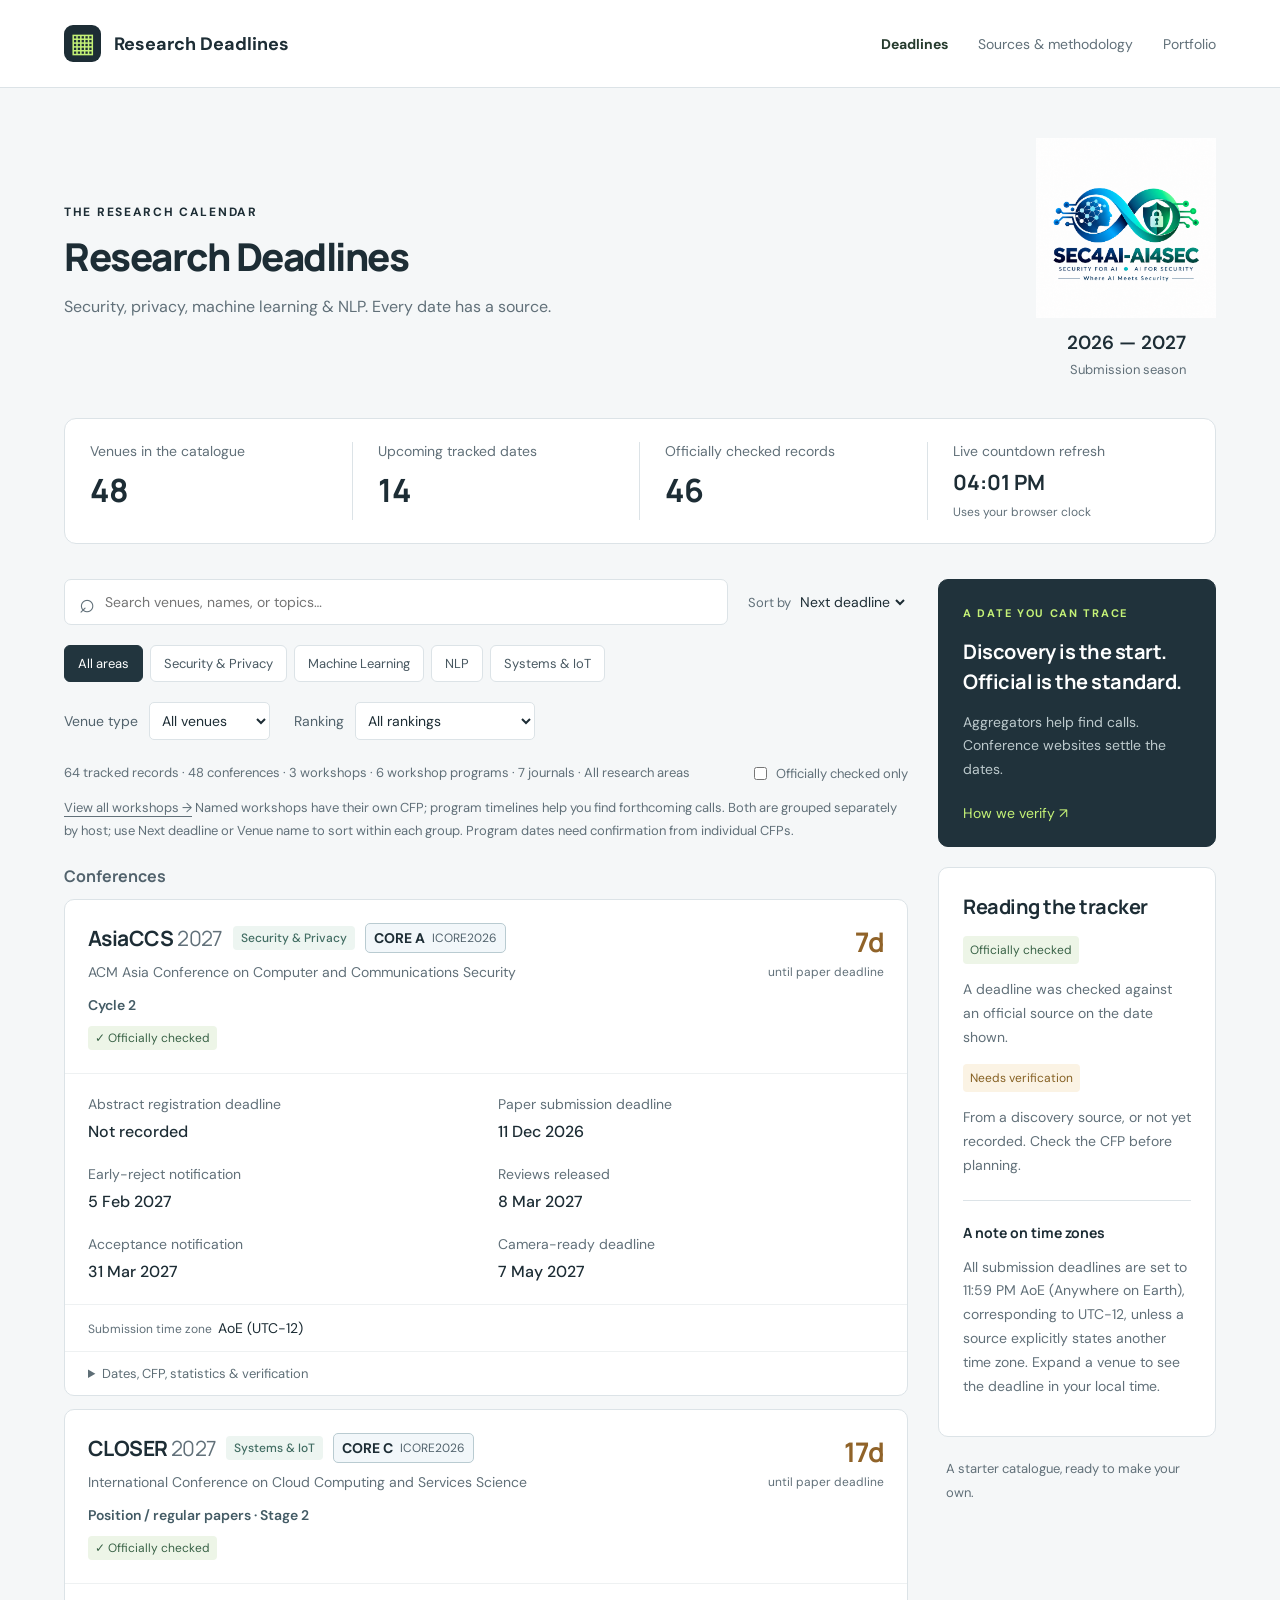
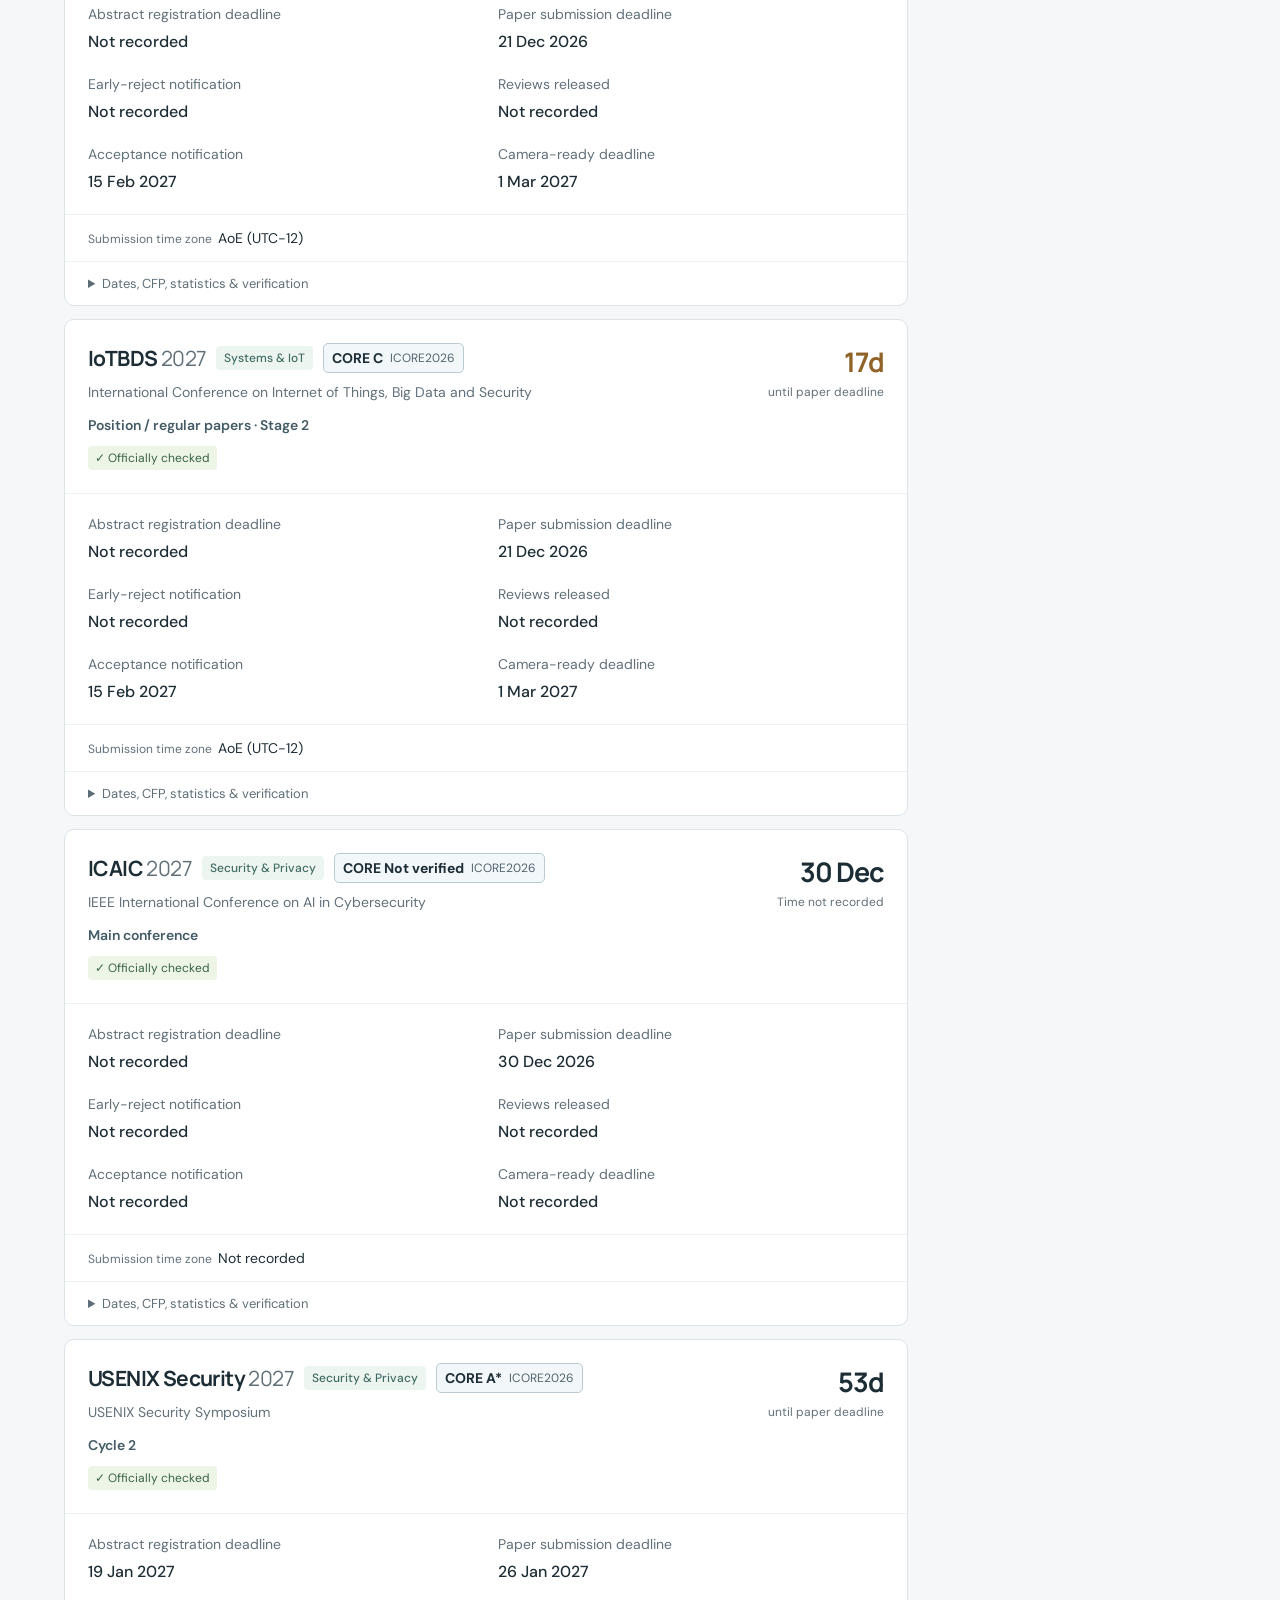
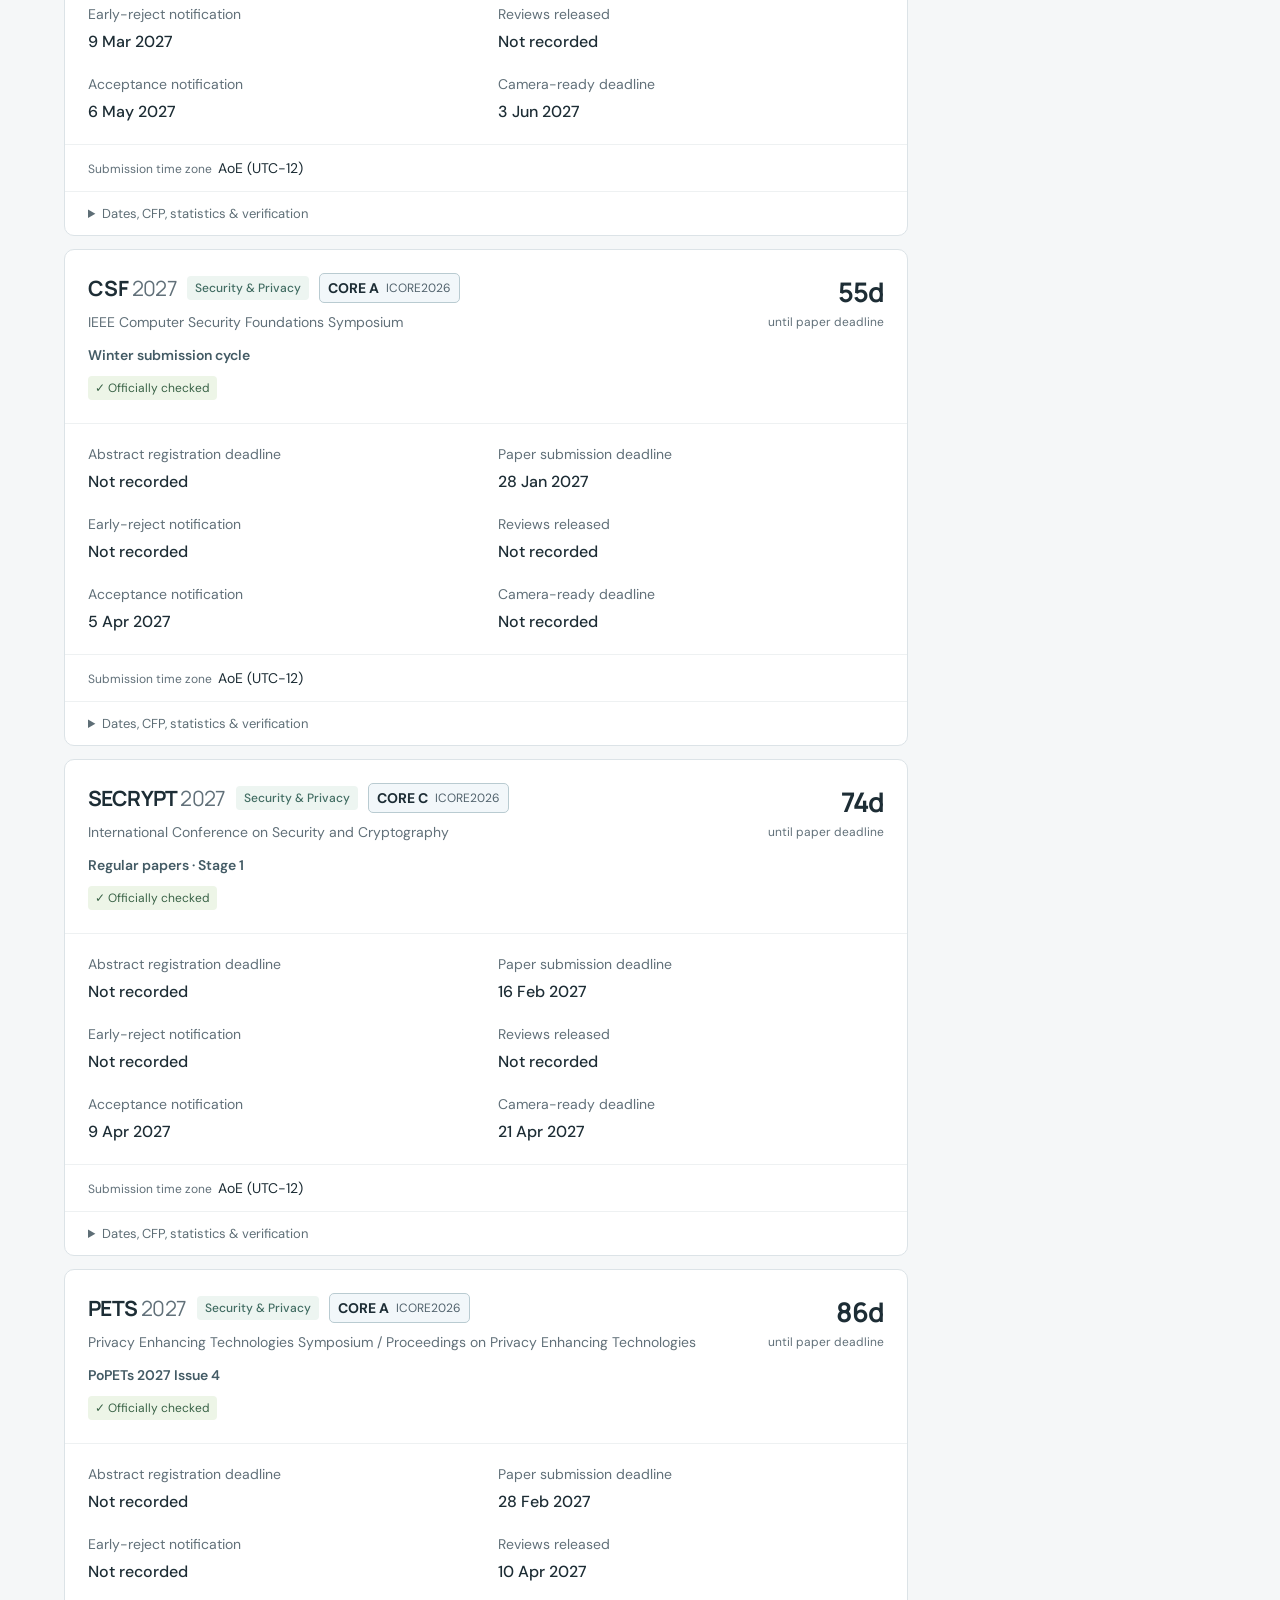
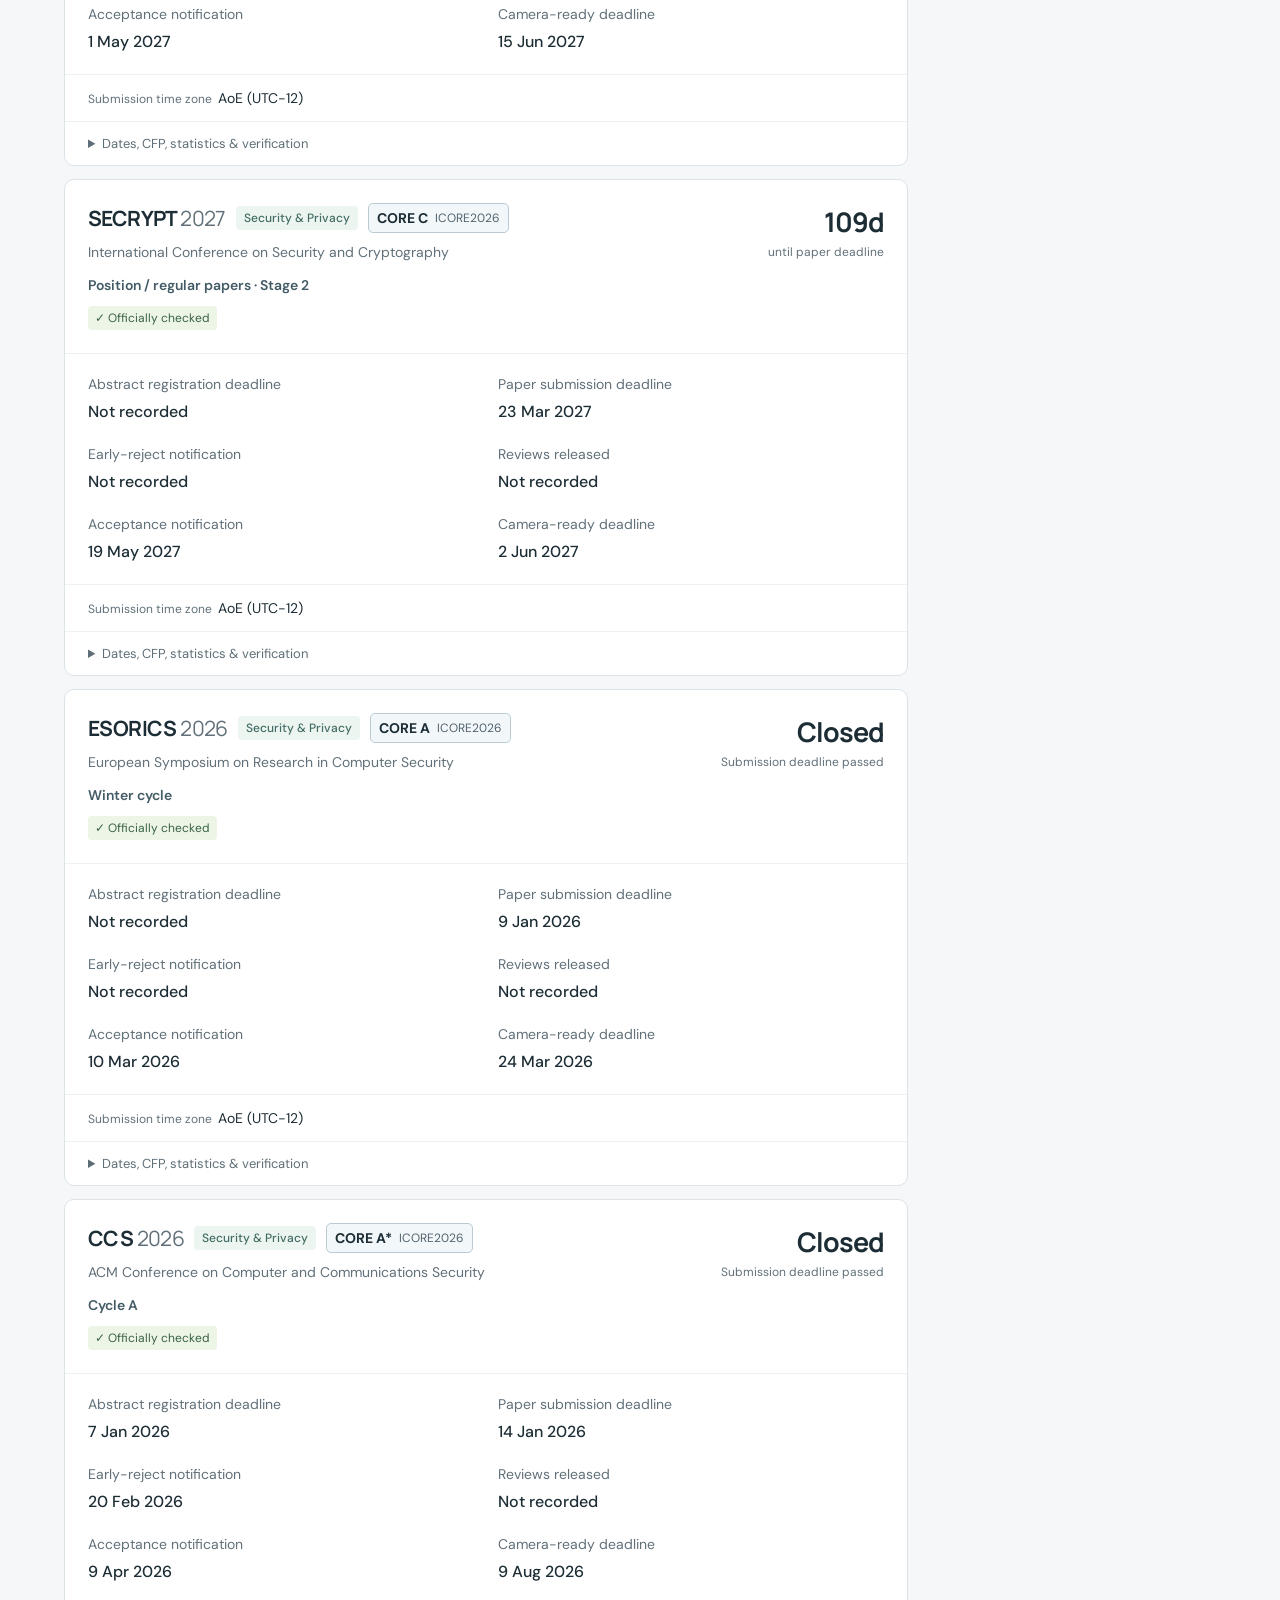
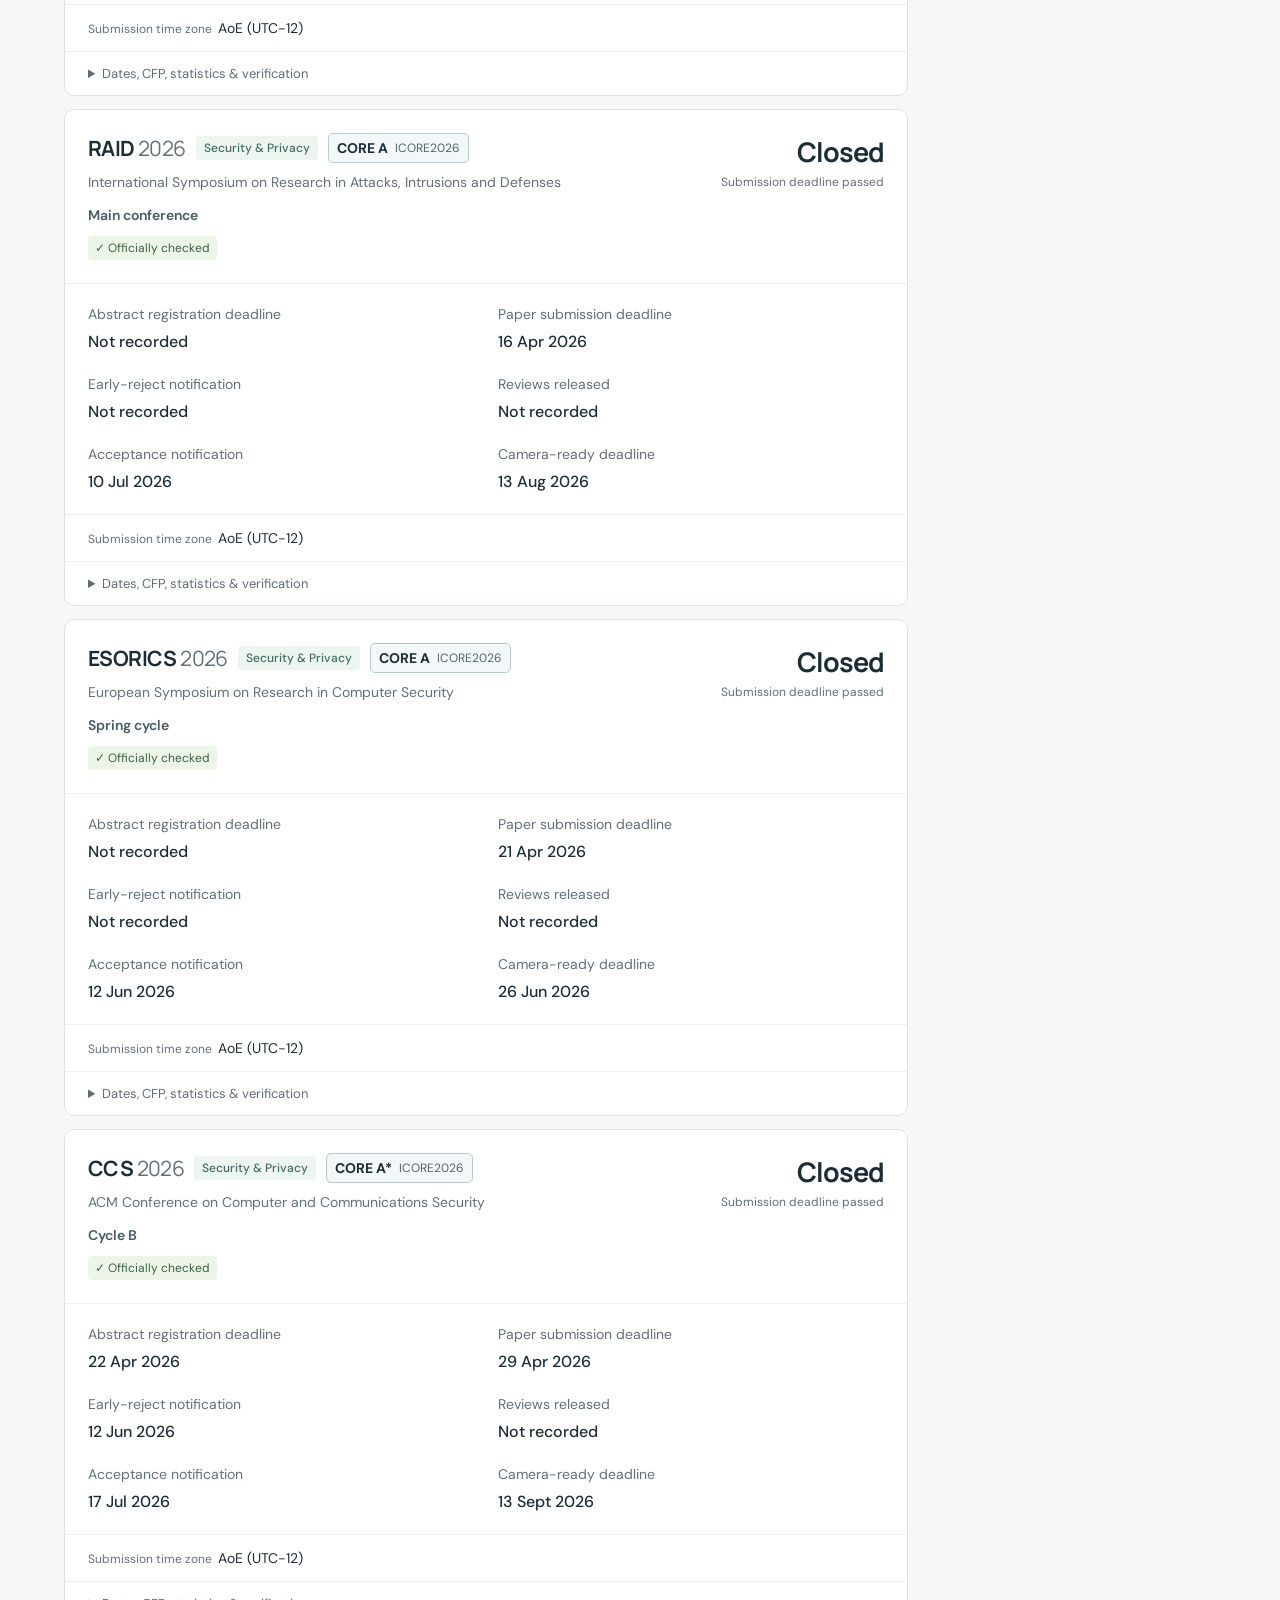
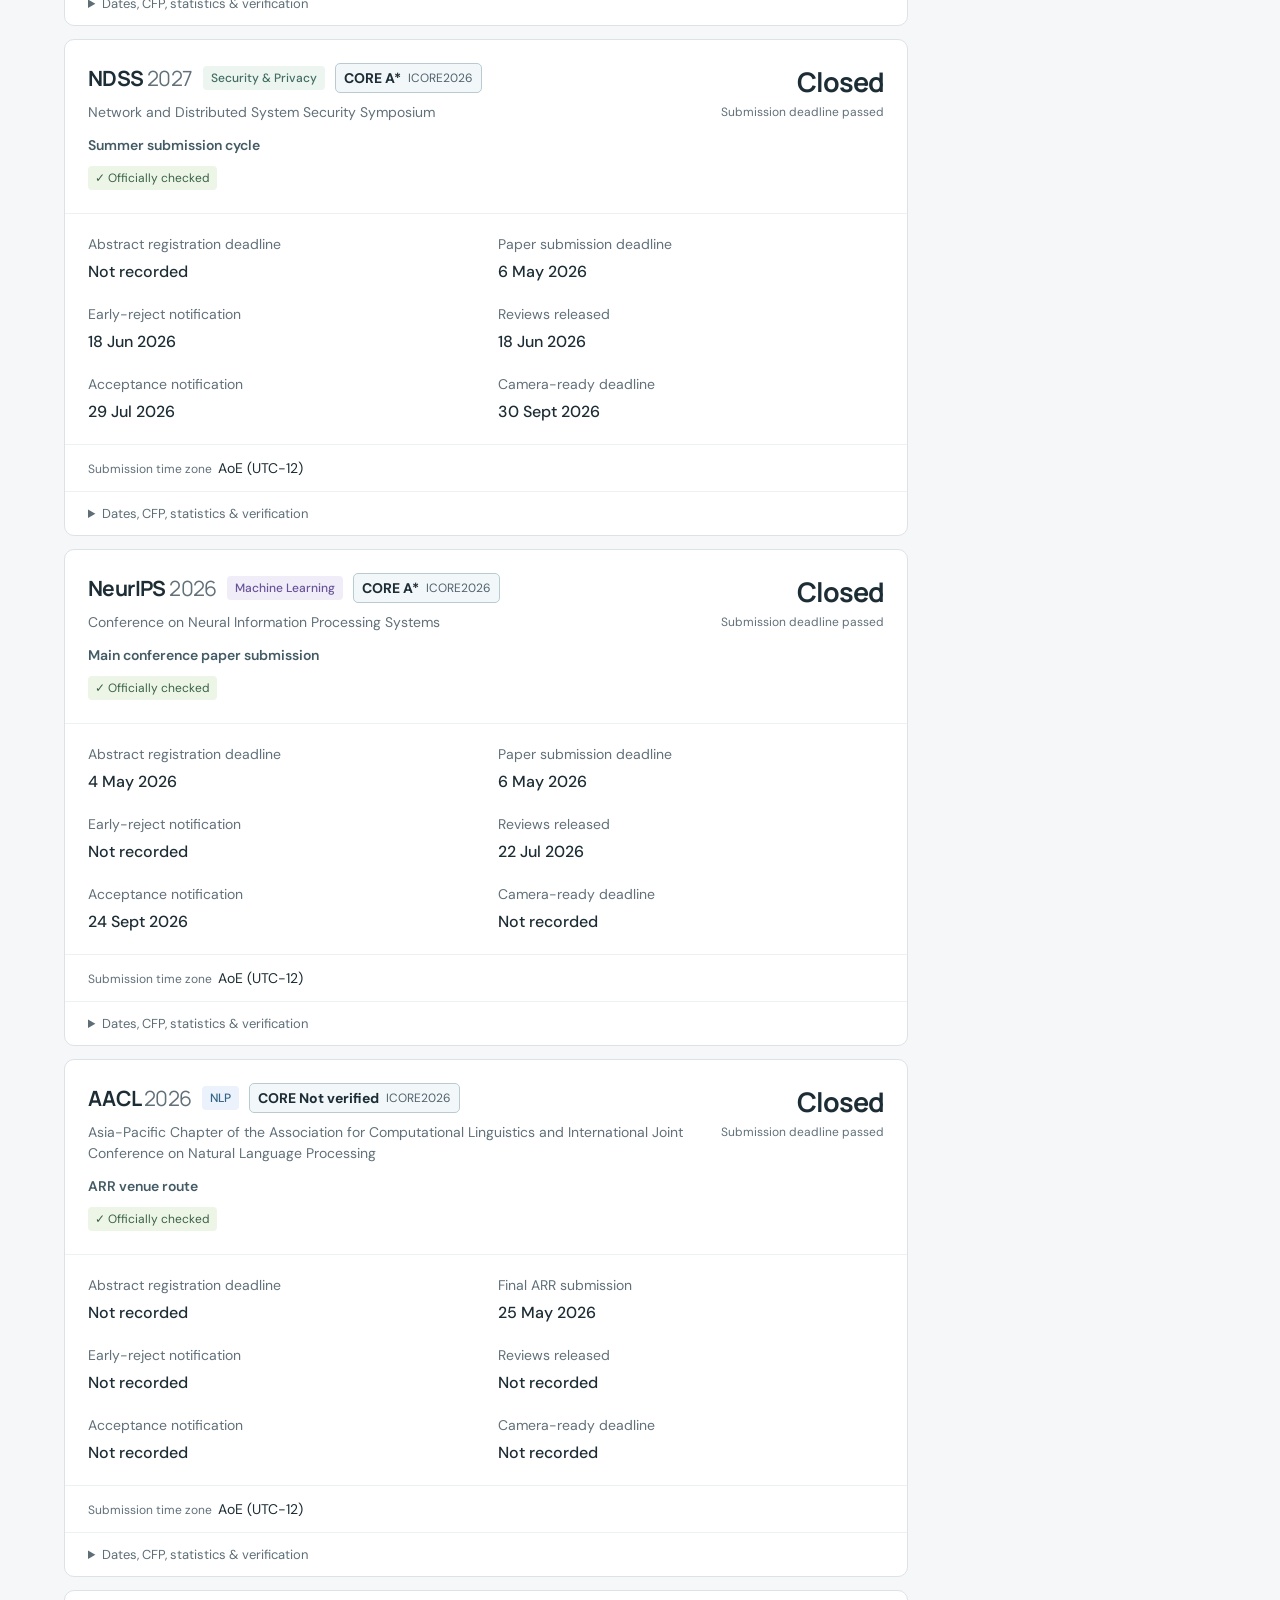
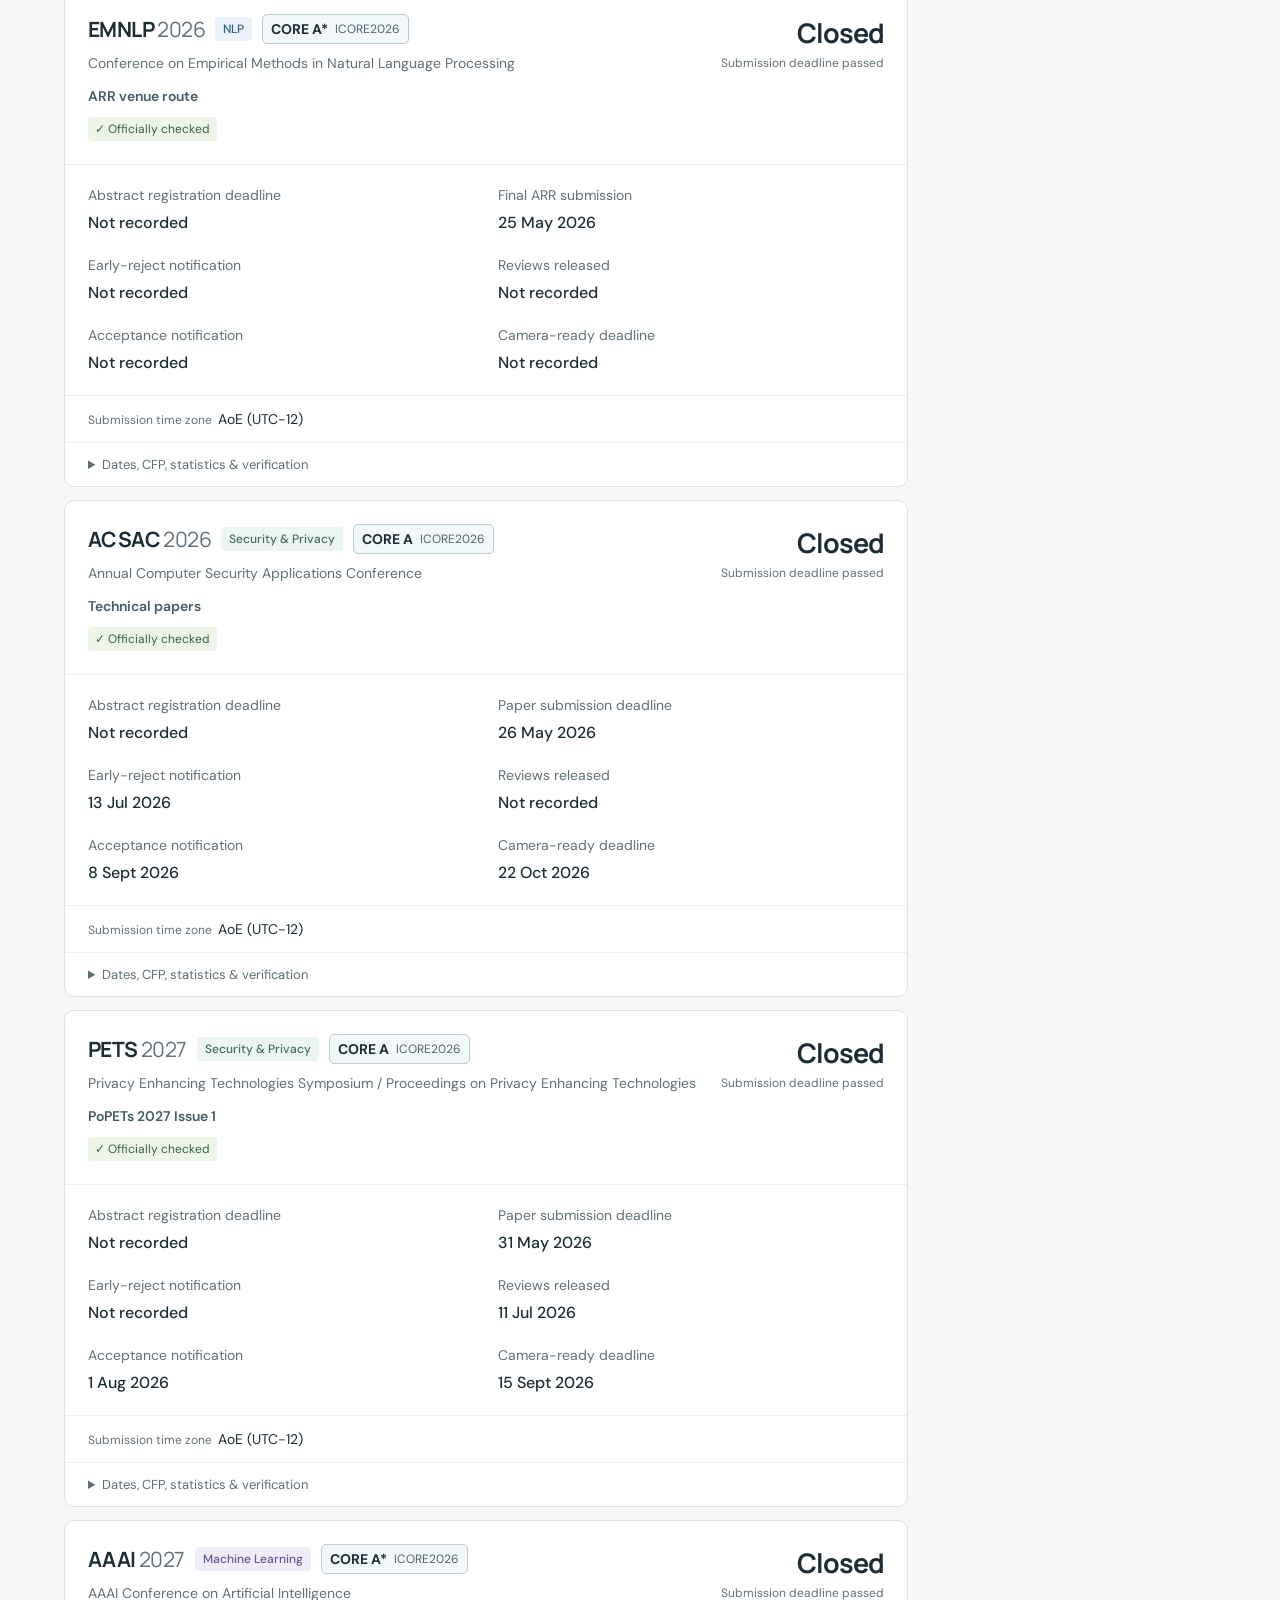
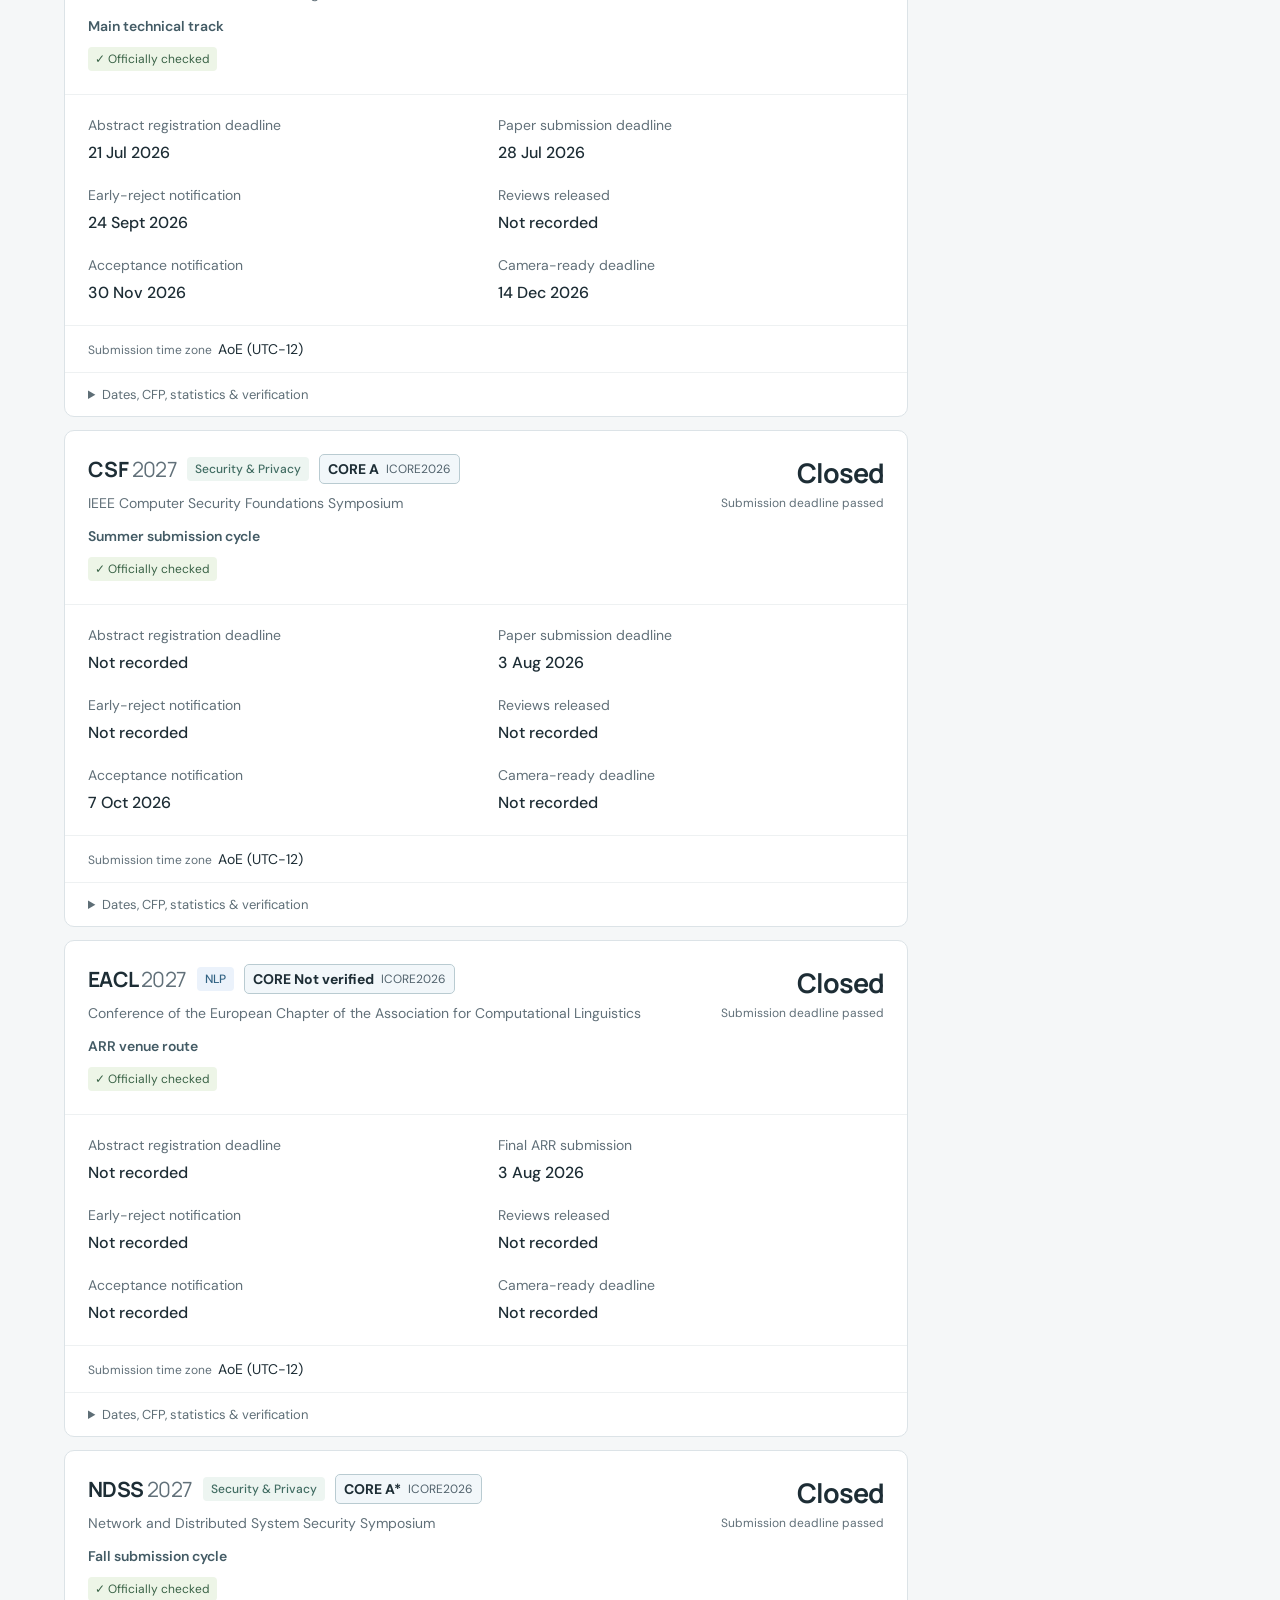
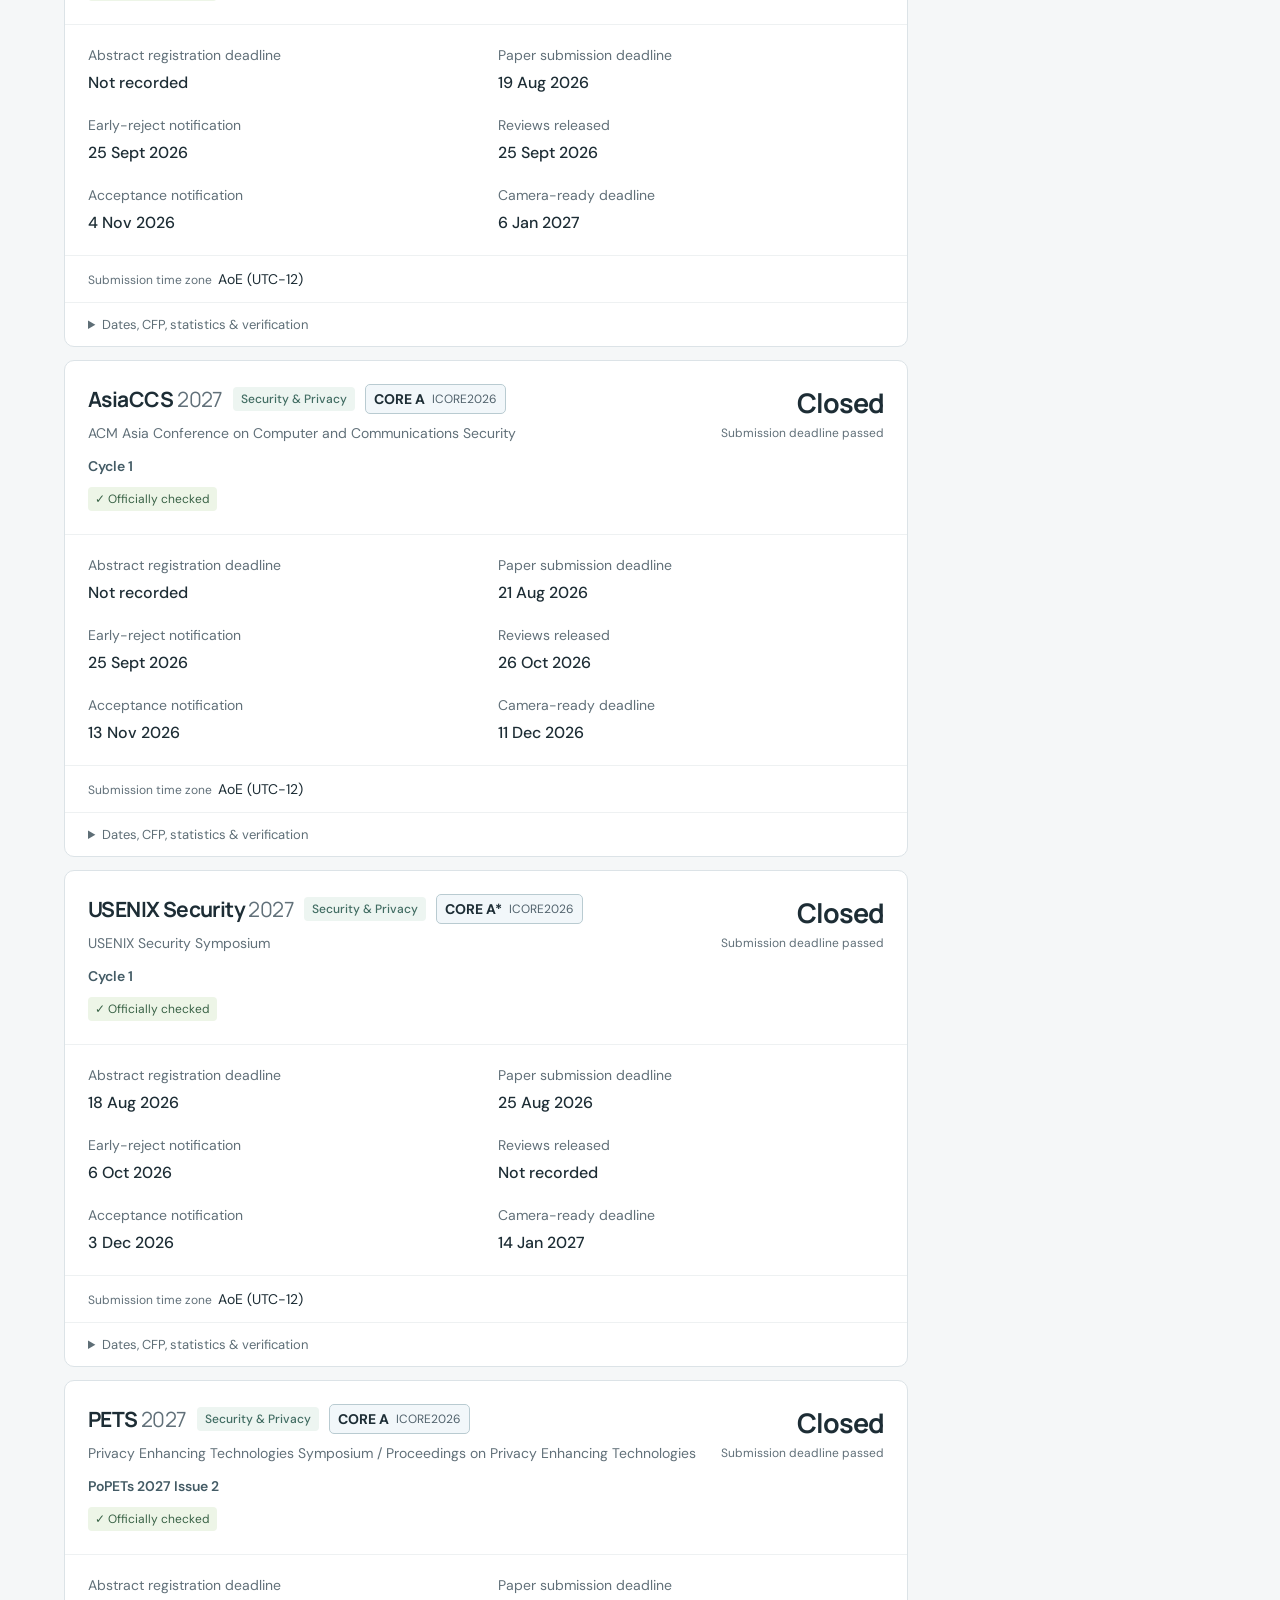
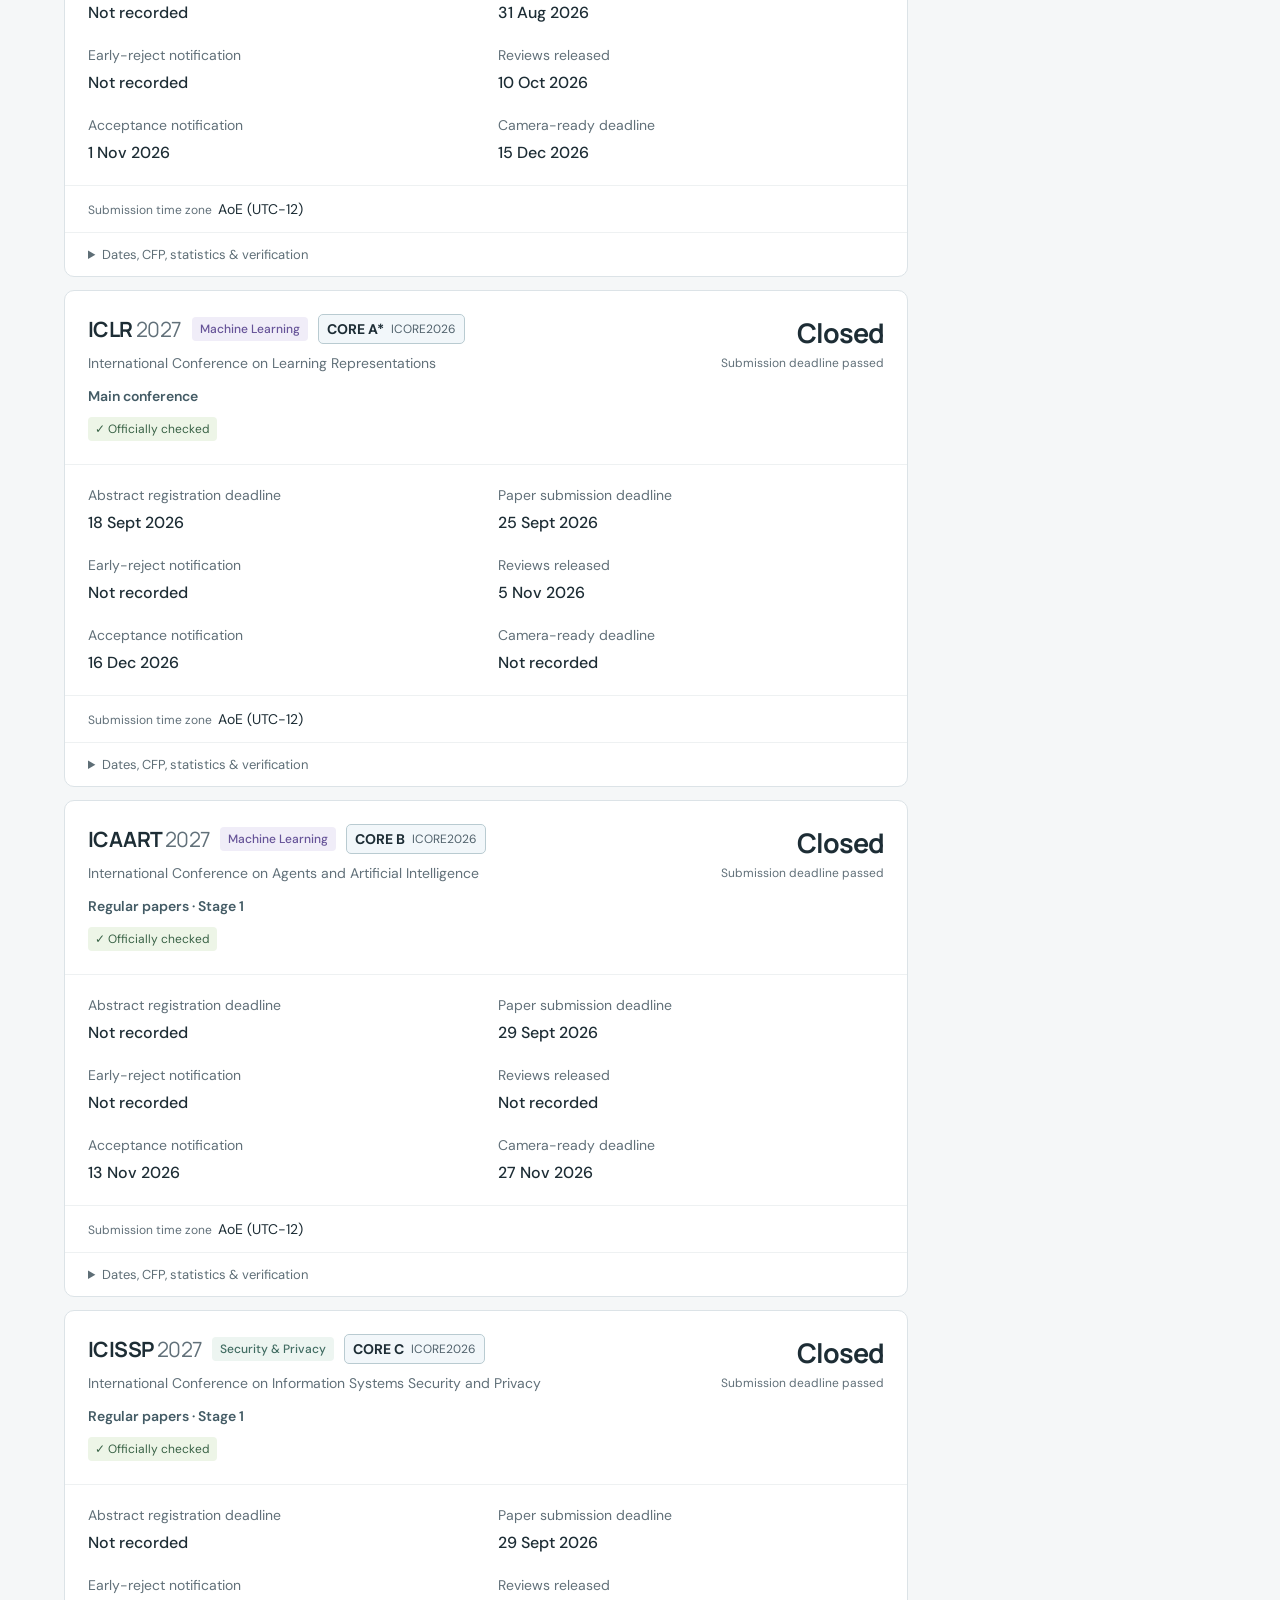
<file: research-deadlines.html>
<!doctype html>
<html lang="en">
<head>
  <meta charset="utf-8"><meta name="viewport" content="width=device-width, initial-scale=1">
  <title>Research Deadlines · Security, privacy, ML and NLP</title>
  <meta name="description" content="A source-aware deadline tracker for security, privacy, machine learning and NLP research.">
  <link rel="icon" href="data:image/svg+xml,%3Csvg xmlns='http://www.w3.org/2000/svg' viewBox='0 0 32 32'%3E%3Crect width='32' height='32' rx='8' fill='%23192932'/%3E%3Cpath d='M9 9h14v15H9zM9 14h14M13 6v6M19 6v6' fill='none' stroke='%23c5f277' stroke-width='2'/%3E%3C/svg%3E">
  <link rel="stylesheet" href="ConferenceWorkshopTracker/styles.css"><script defer src="ConferenceWorkshopTracker/tracker.js"></script>
</head>
<body>
<a class="skip" href="#main">Skip to deadlines</a>
<header><a class="brand" href="research-deadlines.html"><span class="brand-mark">▦</span> Research Deadlines</a><nav aria-label="Main navigation"><a class="active" href="#main">Deadlines</a><a href="#sources">Sources & methodology</a><a href="index.html">Portfolio</a></nav></header>
<main id="main">
  <div class="heading"><div><p class="eyebrow">THE RESEARCH CALENDAR</p><h1>Research Deadlines</h1><p class="intro">Security, privacy, machine learning & NLP. Every date has a source.</p></div><div class="deadline-identity"><img class="deadline-logo" src="images/logo.png" alt="Sec4AI · AI4Sec logo" width="1374" height="1145"><span class="edition">2026 — 2027<br><span>Submission season</span></span></div></div>
  <section class="stats" aria-label="Catalogue overview"><div><span>Venues in the catalogue</span><strong id="total">—</strong></div><div><span>Upcoming tracked dates</span><strong id="upcoming">—</strong></div><div><span>Officially checked records</span><strong id="verified">—</strong></div><div class="snapshot"><span>Live countdown refresh</span><strong id="last-refresh">—</strong><small>Uses your browser clock</small></div></section>
  <div class="workspace"><section class="results" aria-label="Research deadlines">
    <div class="toolbar"><label class="search"><span aria-hidden="true">⌕</span><input id="search" type="search" placeholder="Search venues, names, or topics…" aria-label="Search venues"></label><label class="sort">Sort by <select id="sort"><option value="deadline">Next deadline</option><option value="name">Venue name</option></select></label></div>
    <div class="filterline"><div id="areas" class="chips" aria-label="Research area"><button data-area="all" aria-pressed="true">All areas</button><button data-area="Security & Privacy" aria-pressed="false">Security & Privacy</button><button data-area="Machine Learning" aria-pressed="false">Machine Learning</button><button data-area="NLP" aria-pressed="false">NLP</button><button data-area="Systems &amp; IoT" aria-pressed="false">Systems &amp; IoT</button></div></div>
    <div class="ranking-controls"><label>Venue type <select id="venue-type"><option value="all">All venues</option><option value="conference">Conferences</option><option value="workshop">Workshops</option><option value="journal">Journals</option></select></label><label>Ranking <select id="ranking"><option value="all">All rankings</option><optgroup label="CORE / ICORE conferences"><option value="CORE:A*">CORE A*</option><option value="CORE:A">CORE A</option><option value="CORE:B">CORE B</option><option value="CORE:C">CORE C</option></optgroup><optgroup label="SCImago journals"><option value="SCImago:Q1">SCImago Q1</option><option value="SCImago:Q2">SCImago Q2</option><option value="SCImago:Q3">SCImago Q3</option><option value="SCImago:Q4">SCImago Q4</option></optgroup><option value="unknown">Not verified / no entry</option></select></label></div><div class="list-meta"><span id="result-count" role="status">Loading venues…</span><label><input id="verified-only" type="checkbox"> Officially checked only</label></div>
    <p class="method-note"><a href="?type=workshop#main">View all workshops →</a> Named workshops have their own CFP; program timelines help you find forthcoming calls. Both are grouped separately by host; use Next deadline or Venue name to sort within each group. Program dates need confirmation from individual CFPs.</p><div id="cards"></div><noscript><p>Enable JavaScript to view the deadline catalogue. The source data is available in <a href="ConferenceWorkshopTracker/data/venues.json">venues.json</a>.</p></noscript>
  </section><aside>
    <section class="side-card dark"><p class="eyebrow">A DATE YOU CAN TRACE</p><h2>Discovery is the start.<br>Official is the standard.</h2><p>Aggregators help find calls. Conference websites settle the dates.</p><a href="#sources">How we verify ↗</a></section>
    <section class="side-card"><h2>Reading the tracker</h2><p><span class="badge good">Officially checked</span></p><p>A deadline was checked against an official source on the date shown.</p><p><span class="badge pending">Needs verification</span></p><p>From a discovery source, or not yet recorded. Check the CFP before planning.</p><hr><h3>A note on time zones</h3><p>All submission deadlines are set to 11:59 PM AoE (Anywhere on Earth), corresponding to UTC−12, unless a source explicitly states another time zone. Expand a venue to see the deadline in your local time.</p></section>
    <p class="aside-note">A starter catalogue, ready to make your own. </p>
  </aside></div>
  <section id="sources" class="sources"><p class="eyebrow">PROVENANCE, NOT GUESSWORK</p><h2>One deadline. A clear source of truth.</h2><div class="source-grid"><div><span class="step">01 / DISCOVER</span><h3>Find the call</h3><p><a href="https://sec-deadlines.github.io/">SecDeadlines ↗</a><a href="https://aideadlin.es/">AI Deadlines ↗</a><a href="http://www.wikicfp.com/cfp/">WikiCFP ↗</a></p></div><div><span class="step">02 / VERIFY</span><h3>Check the authority</h3><p>Official main conference pages, Call for Papers, Important Dates and submission pages take precedence over aggregator observations. For IEEE venues, check the venue page and IEEE society pages too. <a href="https://www.ieee.org/conferences/">IEEE Conferences ↗</a><a href="https://openreview.net/">OpenReview ↗</a><a href="https://aclrollingreview.org/dates">ACL Rolling Review ↗</a></p></div><div><span class="step">03 / CONTEXT</span><h3>Keep rankings separate</h3><p><a href="https://portal.core.edu.au/conf-ranks/">ICORE conference rankings ↗</a><a href="https://www.scimagojr.com/journalrank.php">SCImago journal quartiles ↗</a><a href="https://dblp.org/">DBLP venue history ↗</a></p></div></div><p class="quartile-guide"><strong>Journal quartiles:</strong> Q1 = top 25%; Q2 = 25–50%; Q3 = 50–75%; Q4 = bottom 25% within a subject category and year. Quartiles can differ by category. SJR is a citation-based indicator that weights citations by the influence of the citing journals. CORE grades and SCImago quartiles are not equivalent.</p><p class="method-note">This is a manually maintained source snapshot with live browser countdowns. Conflicting observations are shown in each record; an official observation wins. Conference badges use ICORE2026. Journal badges use SCImago and explicitly state the metric year and quartile scope. Historical snapshots, secondary sources and owner-supplied SCImago values are labeled separately; none is presented as direct latest-edition verification. Rank verification is separate from deadline verification. ARR submission and conference commitment are separate milestones. Regex-friendly official URL patterns and source links are stored in <a href="ConferenceWorkshopTracker/data/source-links.json">source-links.json</a>.</p><p class="aoe-footer-note"><strong>Deadline time note:</strong> All submission deadlines are set to <strong>11:59 PM AoE (Anywhere on Earth)</strong>, which corresponds to the <strong>UTC−12</strong> time zone, unless an official source explicitly gives a different time zone.</p></section>
</main><footer><span>Research Deadlines</span></footer>
</body></html>
</file>
<file: ConferenceWorkshopTracker/styles.css>
@import url('https://fonts.googleapis.com/css2?family=DM+Sans:wght@400;500;600;700&family=Manrope:wght@400;500;600;700;800&display=swap');
.milestones{display:grid;grid-template-columns:repeat(2,minmax(0,1fr));gap:20px 24px;margin:0;padding:20px 23px;border-top:1px solid #eef1f2}.milestones dt{font-size:14px;color:#617079;line-height:1.5}.milestones dd{font-size:16px;font-weight:500;margin:5px 0 0;line-height:1.5}@media(max-width:500px){.milestones{grid-template-columns:1fr;padding:18px;gap:15px}}
:root{font-family:'DM Sans',sans-serif;color:#1d2d35;background:#f5f7f8;font-synthesis:none;--muted:#617079;--line:#dce3e7;--green:#c5f277}*{box-sizing:border-box}body{margin:0}a{color:inherit;text-underline-offset:4px}button,input,select{font:inherit}button,select{cursor:pointer}button:focus-visible,a:focus-visible,input:focus-visible,select:focus-visible,summary:focus-visible{outline:3px solid #588e28;outline-offset:4px}header{height:88px;padding:0 5%;border-bottom:1px solid var(--line);display:flex;align-items:center;justify-content:space-between;background:#fff;gap:20px}.brand{display:flex;align-items:center;gap:8px;text-decoration:none;font-weight:700;font-size:18px;white-space:nowrap}.brand-light{font-weight:400;color:var(--muted)}.brand-mark{background:#1d2d35;color:var(--green);font-size:27px;width:37px;height:37px;text-align:center;border-radius:9px;margin-right:5px}nav{display:flex;gap:30px;font-size:14px}nav a{text-decoration:none;color:var(--muted)}nav .active{color:#263b2e;font-weight:700}main{max-width:1440px;margin:auto;padding:50px 5% 0}.heading{display:flex;justify-content:space-between;align-items:center;gap:24px}.eyebrow{font-size:12px;font-weight:700;letter-spacing:1.7px;margin:0 0 14px}h1,h2,h3{font-family:Manrope,sans-serif}h1{font-size:clamp(28px,3vw,42px);line-height:1.2;letter-spacing:-1.5px;margin:0 0 16px;font-weight:800}.intro{color:var(--muted);font-size:16px;margin:0}.edition{text-align:right;font-size:19px;font-weight:600;white-space:nowrap}.edition span{font-size:13px;line-height:2;color:var(--muted);font-weight:400}.stats{margin:35px 0;display:grid;grid-template-columns:repeat(4,1fr);border:1px solid var(--line);border-radius:12px;background:white;padding:23px 0}.stats>div{display:flex;flex-direction:column;padding:0 25px;border-right:1px solid var(--line);gap:8px}.stats>div:last-child{border:0}.stats span{font-size:14px;color:var(--muted)}.stats strong{font-family:Manrope,sans-serif;font-size:32px;font-weight:700}.stats .snapshot strong{font-size:21px}.stats small{font-size:12px;color:var(--muted)}.workspace{display:grid;grid-template-columns:minmax(0,1fr) 278px;gap:30px}.toolbar{display:flex;gap:20px;align-items:center}.search{display:flex;align-items:center;gap:10px;flex:1;border:1px solid var(--line);border-radius:7px;background:#fff;padding:0 14px}.search span{font-size:27px;color:var(--muted)}.search input{width:100%;min-width:0;border:0;background:none;padding:13px 0;outline-offset:0;font-size:14px}.sort{font-size:13px;white-space:nowrap;color:var(--muted)}select{background:transparent;border:none;color:#1d2d35;font-size:14px;padding:10px 2px}.chips{display:flex;gap:7px;flex-wrap:wrap;margin:20px 0}.chips button{padding:9px 13px;border:1px solid var(--line);border-radius:6px;font-size:13px;background:#fff;color:#485861}.chips button[aria-pressed=true]{background:#22353e;border-color:#22353e;color:#fff}.list-meta{display:flex;justify-content:space-between;gap:16px;color:var(--muted);font-size:13px;margin:24px 0 12px}.list-meta label{display:flex;align-items:center;gap:6px}input[type=checkbox]{accent-color:#304a35}.venue{border:1px solid var(--line);border-radius:10px;background:#fff;margin-bottom:13px;overflow:hidden}.venue-main{padding:23px;display:grid;grid-template-columns:minmax(0,1fr) auto;gap:20px}.venue-top{display:flex;align-items:center;gap:10px;flex-wrap:wrap}.venue h2{font-size:21px;letter-spacing:-.6px;margin:0}.venue h2 a{text-decoration:none}.year{color:var(--muted);font-weight:400}.area{font-size:12px;font-weight:500;color:#416c62;background:#edf5f1;padding:4px 8px;border-radius:4px}.area.ml{color:#665398;background:#f0edf8}.area.nlp{color:#326384;background:#ebf2fb}.fullname{font-size:14px;color:var(--muted);line-height:1.5;margin:9px 0 13px}.badge{display:inline-block;border-radius:4px;padding:4px 7px;font-size:12px}.good{color:#396246;background:#edf5e7}.pending{color:#856022;background:#fbf3e4}.countdown{text-align:right;min-width:120px}.countdown strong{display:block;font-size:27px;font-family:Manrope,sans-serif;font-weight:700;letter-spacing:-1px}.countdown small{font-size:12px;color:var(--muted)}.countdown.soon strong{color:#906329}.date-strip{border-top:1px solid #eef1f2;padding:14px 23px;display:flex;gap:25px;flex-wrap:wrap;font-size:14px}.date-strip span{color:var(--muted);font-size:12px;margin-right:6px}.venue details{border-top:1px solid #eef1f2;padding:0 23px}.venue summary{padding:13px 0;color:#5e6e76;font-size:13px;cursor:pointer}.detail-body{padding:0 0 18px;font-size:14px;color:var(--muted);line-height:1.65}.detail-body p{margin:6px 0}.detail-body a{color:#2f5750}.source-row{margin:6px 0;display:flex;justify-content:space-between;gap:15px;flex-wrap:wrap}.conflict{color:#8d4821;background:#fff4e9;padding:8px}.side-card{border:1px solid var(--line);border-radius:10px;background:#fff;padding:24px;margin-bottom:20px}.side-card.dark{background:#20323b;color:#fff;border-color:#20323b}.dark .eyebrow{color:var(--green);font-size:11px}.side-card h2{font-size:20px;line-height:1.5;letter-spacing:-.5px;margin:0 0 13px}.side-card p{font-size:14px;line-height:1.7;color:var(--muted)}.dark p{color:#bcc9cc}.dark a{display:block;color:var(--green);font-size:14px;margin-top:22px;text-decoration:none}.side-card h3{font-size:14px}.side-card hr{border:0;border-top:1px solid var(--line);margin:22px 0}.aside-note{font-size:13px;line-height:1.8;color:var(--muted);padding:0 8px}.sources{margin:60px 0 35px;border-top:1px solid var(--line);padding-top:35px;scroll-margin-top:25px}.sources h2{font-size:27px;letter-spacing:-.7px}.source-grid{display:grid;grid-template-columns:repeat(3,1fr);gap:30px;margin:30px 0}.step{color:var(--muted);font-size:12px;letter-spacing:1px}.source-grid h3{font-size:17px}.source-grid p{font-size:14px;line-height:1.7;color:var(--muted)}.source-grid a{display:block;margin:7px 0}.method-note{font-size:13px;line-height:1.8;color:var(--muted);max-width:960px}footer{border-top:1px solid var(--line);padding:25px 5%;display:flex;justify-content:space-between;gap:20px;font-size:13px;color:var(--muted)}.empty{background:white;border:1px dashed var(--line);border-radius:10px;padding:45px 20px;text-align:center;color:var(--muted)}.empty button{padding:10px 18px;background:#20323b;color:white;border:0;border-radius:5px}.skip{position:absolute;top:-100px;left:20px;background:white;padding:12px;z-index:5}.skip:focus{top:10px}@media(min-width:1500px){header,footer{padding-left:calc((100vw - 1296px)/2);padding-right:calc((100vw - 1296px)/2)}}@media(max-width:1050px){.workspace{grid-template-columns:minmax(0,1fr) 240px;gap:20px}.venue-main{padding:18px}.stats>div{padding:0 18px}.brand-light{display:none}nav{gap:18px}.date-strip{gap:12px;padding:14px 18px}}@media(max-width:800px){.workspace{grid-template-columns:1fr}aside{display:none}main{padding-top:32px}.stats{grid-template-columns:repeat(2,1fr);gap:24px}.stats>div:nth-child(2){border:0}header{height:auto;min-height:80px;flex-wrap:wrap;padding-top:16px;padding-bottom:16px}nav{font-size:13px}.edition{display:none}.source-grid{gap:20px}.heading h1{letter-spacing:-1px}}@media(max-width:500px){nav{width:100%;justify-content:space-between;gap:10px}.toolbar{flex-wrap:wrap;gap:8px}.search{flex-basis:100%}.sort{margin-left:auto}.chips{margin-top:12px;gap:6px}.chips button{font-size:12px;padding:8px 10px}.list-meta{flex-wrap:wrap;gap:10px}.venue-main{gap:10px}.venue h2{font-size:19px}.countdown{min-width:85px}.countdown strong{font-size:22px}.stats span{font-size:12px}.stats .snapshot strong{font-size:19px}.source-grid{grid-template-columns:1fr;gap:10px}footer{flex-wrap:wrap}.date-strip{gap:10px}.brand-light{display:inline}h1{font-size:29px}}

.cycle-label{font-size:14px;font-weight:600;color:#435b65;margin:0 0 12px}

.rank-badge{display:inline-flex;align-items:center;gap:7px;border:1px solid #b9cbd1;background:#f2f7fa;border-radius:5px;padding:5px 8px;text-decoration:none;font-size:14px;font-weight:700}.rank-badge span{font-size:12px;font-weight:400;color:#52636d}.ranking-controls{display:flex;gap:24px;flex-wrap:wrap;margin:18px 0}.ranking-controls label{font-size:14px;color:#52636d}.ranking-controls select{border:1px solid #dce3e7;border-radius:5px;background:white;padding:8px;margin-left:7px;max-width:100%}.ranking-details{border-top:1px solid #dce3e7;margin-top:15px;padding-top:12px}.ranking-details h3{font-size:16px;margin:4px 0}

.journal-summary{margin:12px 0;font-size:14px;line-height:1.6;color:#52636d}.journal-summary p{margin:4px 0}.quartile-guide{font-size:14px;line-height:1.8;color:#52636d;max-width:960px}
.aoe-footer-note{margin-top:24px;padding:18px 20px;border:1px solid #c9d9df;border-radius:8px;background:#fff;font-size:14px;line-height:1.7;color:#43535c;max-width:960px}
.record-group{margin:0 0 30px}.record-group>h2{margin:22px 0 12px;font-size:16px;letter-spacing:0;color:#52636d}
.cfp-details{margin:14px 0;padding:12px 14px;border:1px solid #dce3e7;border-radius:8px;background:#fbfcfc}.cfp-details h3{margin:0 0 10px;font-size:15px;color:#263b2e}.topic-list{display:flex;flex-wrap:wrap;gap:6px;margin:0 0 12px}.topic-list span{border:1px solid #dce3e7;border-radius:5px;padding:4px 7px;background:#fff;color:#43535c;font-size:12px}.cfp-details dl{display:grid;grid-template-columns:repeat(2,minmax(0,1fr));gap:10px 18px;margin:0}.cfp-details dt{font-size:12px;color:#617079}.cfp-details dd{margin:2px 0 0;color:#1d2d35;font-weight:600;line-height:1.45}.cfp-details a{color:#2f5750}
.arr-schedule{margin:14px 0;padding:12px 14px;border:1px solid #dce3e7;border-radius:8px;background:#f8fafb}.arr-schedule h3{margin:0 0 10px;font-size:15px;color:#263b2e}.arr-schedule dl{display:grid;grid-template-columns:repeat(2,minmax(0,1fr));gap:10px 18px;margin:0}.arr-schedule dt{font-size:12px;color:#617079}.arr-schedule dd{margin:2px 0 0;color:#1d2d35;font-weight:600}.arr-schedule p{margin:8px 0 0}@media(max-width:500px){.cfp-details dl,.arr-schedule dl{grid-template-columns:1fr}}

.deadline-identity{display:flex;flex-direction:column;align-items:center;gap:12px;flex-shrink:0}
.deadline-logo{display:block;width:180px;max-width:100%;height:auto}
@media(max-width:600px){.heading{flex-wrap:wrap;gap:20px}.deadline-logo{width:140px}.deadline-identity{align-items:flex-start}}
</file>
